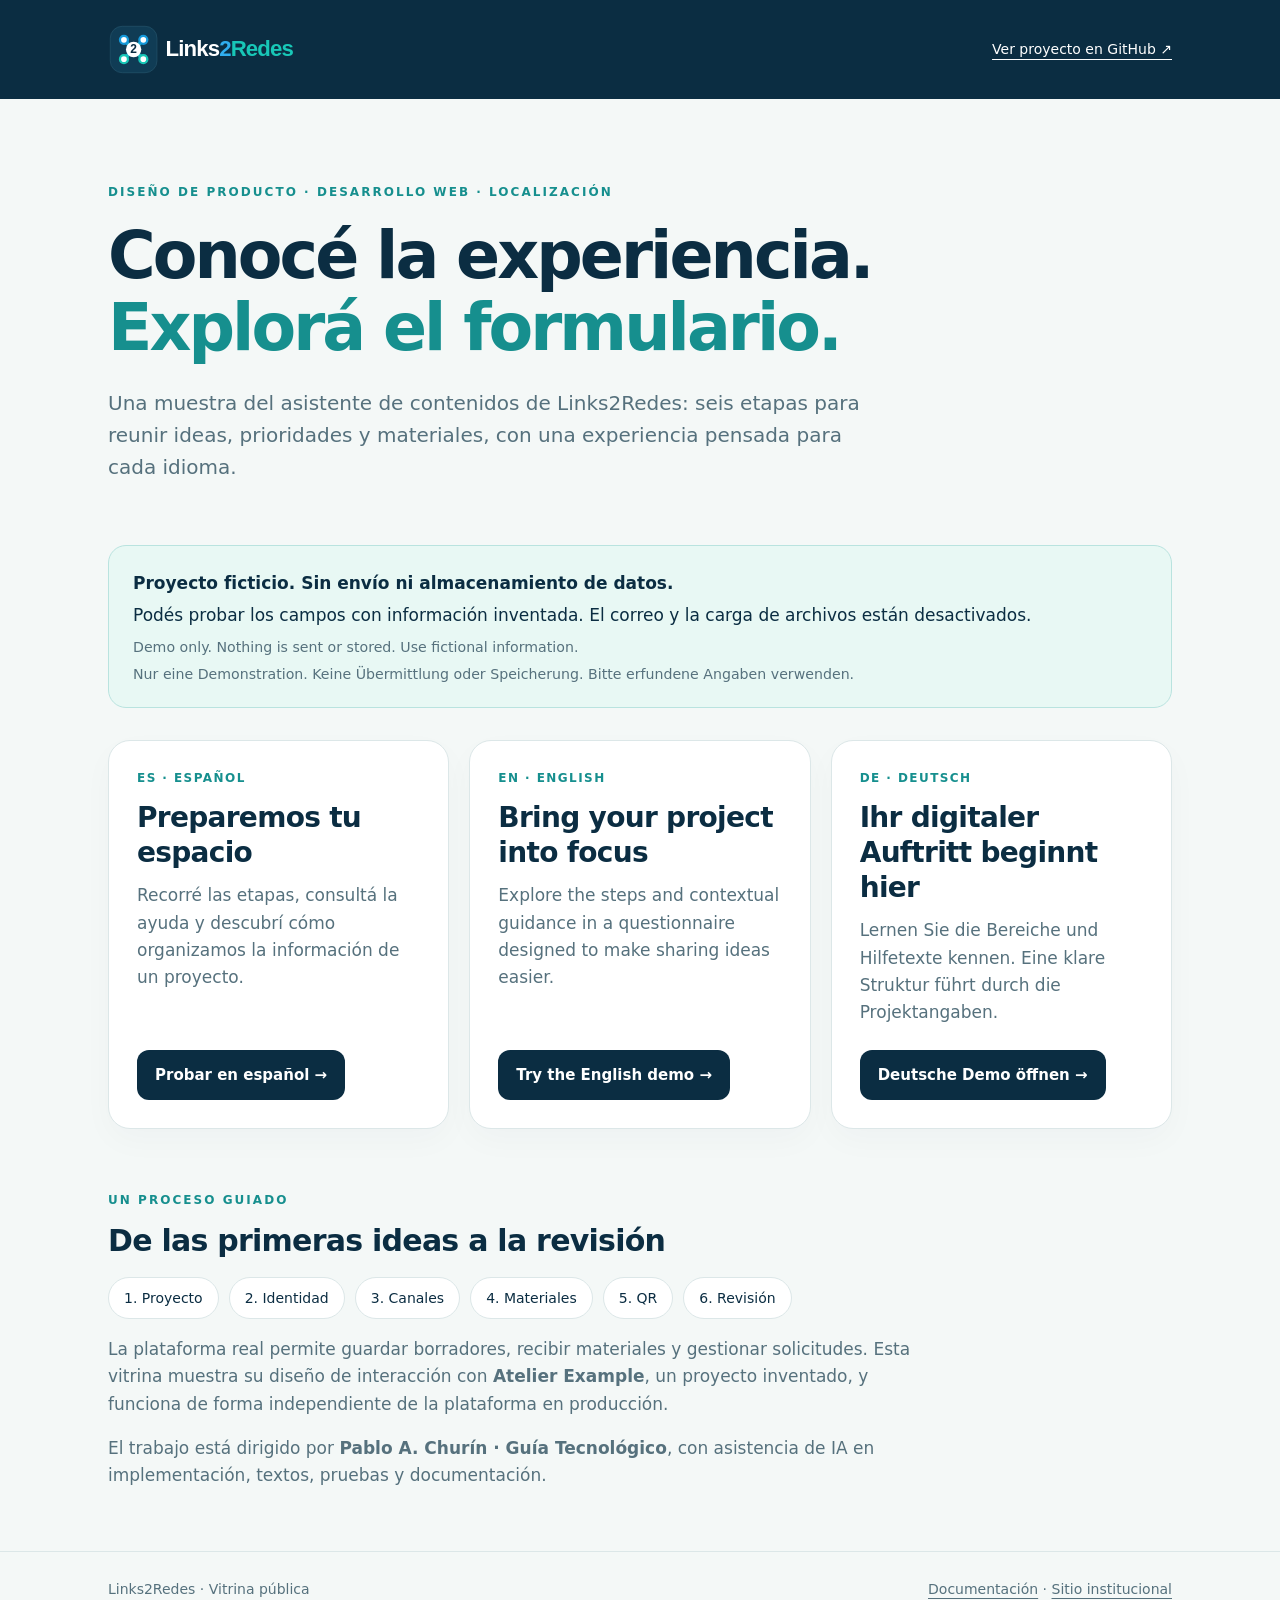
<file: index.html>
<!doctype html>
<html lang="es">
<head>
  <meta charset="utf-8">
  <meta name="viewport" content="width=device-width,initial-scale=1">
  <meta http-equiv="Content-Security-Policy" content="default-src 'self'; style-src 'self' 'unsafe-inline'; img-src 'self' data:; connect-src 'none'; form-action 'none'; object-src 'none'; base-uri 'none'">
  <meta name="description" content="Conocé el asistente de contenidos de Links2Redes: una demostración ficticia en español, inglés y alemán, sin envío ni almacenamiento de datos.">
  <meta name="theme-color" content="#0b2d42">
  <title>Links2Redes · Probar la demostración</title>
  <link rel="icon" href="demo/assets/favicon.svg" type="image/svg+xml">
  <style>
    :root{color-scheme:light;--navy:#0b2d42;--teal:#168f8e;--muted:#56717d;--line:#dce7e8}
    *{box-sizing:border-box}body{margin:0;background:#f4f8f7;color:var(--navy);font:17px/1.6 system-ui,-apple-system,Segoe UI,sans-serif}a{color:inherit}a:focus-visible{outline:3px solid #e97460;outline-offset:5px}header{background:var(--navy);color:#fff}header .wrap{padding-top:24px;padding-bottom:24px;display:flex;justify-content:space-between;align-items:center;gap:24px}.brand{width:205px;max-width:45vw}.wrap{max-width:1120px;padding:0 28px;margin:auto}.repo{font-size:14px;text-underline-offset:5px}.hero{padding:72px 0 42px;max-width:880px}.eyebrow{font-size:12px;letter-spacing:.17em;font-weight:800;color:var(--teal);text-transform:uppercase}h1{font-size:clamp(38px,6vw,65px);line-height:1.1;letter-spacing:-.045em;margin:18px 0 24px}h1 em{color:var(--teal);font-style:normal}.lead{max-width:780px;color:var(--muted);font-size:20px}.notice{border:1px solid #b9e3df;background:#e8f8f4;padding:20px 24px;border-radius:18px;margin:0 0 32px}.notice p{margin:4px 0}.notice small{color:var(--muted)}.languages{display:grid;grid-template-columns:repeat(3,minmax(0,1fr));gap:20px}.card{background:#fff;border:1px solid var(--line);border-radius:22px;padding:28px;display:flex;flex-direction:column;align-items:flex-start;box-shadow:0 12px 32px #0b2d4207}.card .tag{font-size:12px;font-weight:800;letter-spacing:.12em;color:var(--teal)}h2{font-size:28px;letter-spacing:-.025em;line-height:1.25;margin:12px 0}.card p{margin:0 0 24px;color:var(--muted);flex:1}.button{display:inline-block;border-radius:12px;background:var(--navy);color:#fff;text-decoration:none;font-size:15px;font-weight:750;padding:13px 18px}.section{margin:62px 0}.section h2{font-size:30px}.steps{display:flex;flex-wrap:wrap;gap:10px;padding:0;list-style:none}.steps li{border:1px solid var(--line);background:#fff;border-radius:100px;padding:9px 15px;font-size:14px}.detail{max-width:820px;color:var(--muted)}footer{border-top:1px solid var(--line);padding:26px 0 36px;color:var(--muted);font-size:14px}footer .wrap{display:flex;justify-content:space-between;flex-wrap:wrap;gap:12px}footer a{text-underline-offset:4px}@media(max-width:760px){.languages{grid-template-columns:1fr}.hero{padding-top:42px}.wrap{padding-left:20px;padding-right:20px}.card{padding:25px}.lead{font-size:18px}header .wrap{gap:14px}.repo{font-size:12px}}
  </style>
</head>
<body>
  <header><div class="wrap"><img class="brand" src="demo/assets/logo-links2redes-light.svg" alt="Links2Redes"><a class="repo" href="https://github.com/pacarg/links2redes">Ver proyecto en GitHub ↗</a></div></header>
  <main class="wrap">
    <section class="hero"><p class="eyebrow">Diseño de producto · Desarrollo web · Localización</p><h1>Conocé la experiencia.<br><em>Explorá el formulario.</em></h1><p class="lead">Una muestra del asistente de contenidos de Links2Redes: seis etapas para reunir ideas, prioridades y materiales, con una experiencia pensada para cada idioma.</p></section>
    <aside class="notice" aria-label="Alcance de la demostración"><p><strong>Proyecto ficticio. Sin envío ni almacenamiento de datos.</strong></p><p>Podés probar los campos con información inventada. El correo y la carga de archivos están desactivados.</p><small lang="en">Demo only. Nothing is sent or stored. Use fictional information.</small><br><small lang="de">Nur eine Demonstration. Keine Übermittlung oder Speicherung. Bitte erfundene Angaben verwenden.</small></aside>
    <section class="languages" aria-label="Elegir idioma de la demostración">
      <article class="card" lang="es"><span class="tag">ES · ESPAÑOL</span><h2>Preparemos tu espacio</h2><p>Recorré las etapas, consultá la ayuda y descubrí cómo organizamos la información de un proyecto.</p><a class="button" href="demo/es.html">Probar en español →</a></article>
      <article class="card" lang="en"><span class="tag">EN · ENGLISH</span><h2>Bring your project into focus</h2><p>Explore the steps and contextual guidance in a questionnaire designed to make sharing ideas easier.</p><a class="button" href="demo/en.html">Try the English demo →</a></article>
      <article class="card" lang="de"><span class="tag">DE · DEUTSCH</span><h2>Ihr digitaler Auftritt beginnt hier</h2><p>Lernen Sie die Bereiche und Hilfetexte kennen. Eine klare Struktur führt durch die Projektangaben.</p><a class="button" href="demo/de.html">Deutsche Demo öffnen →</a></article>
    </section>
    <section class="section"><p class="eyebrow">Un proceso guiado</p><h2>De las primeras ideas a la revisión</h2><ol class="steps"><li>1. Proyecto</li><li>2. Identidad</li><li>3. Canales</li><li>4. Materiales</li><li>5. QR</li><li>6. Revisión</li></ol><p class="detail">La plataforma real permite guardar borradores, recibir materiales y gestionar solicitudes. Esta vitrina muestra su diseño de interacción con <strong>Atelier Example</strong>, un proyecto inventado, y funciona de forma independiente de la plataforma en producción.</p><p class="detail">El trabajo está dirigido por <strong>Pablo A. Churín · Guía Tecnológico</strong>, con asistencia de IA en implementación, textos, pruebas y documentación.</p></section>
  </main>
  <footer><div class="wrap"><span>Links2Redes · Vitrina pública</span><span><a href="https://github.com/pacarg/links2redes#readme">Documentación</a> · <a href="https://links2redes.com/">Sitio institucional</a></span></div></footer>
</body>
</html>
</file>
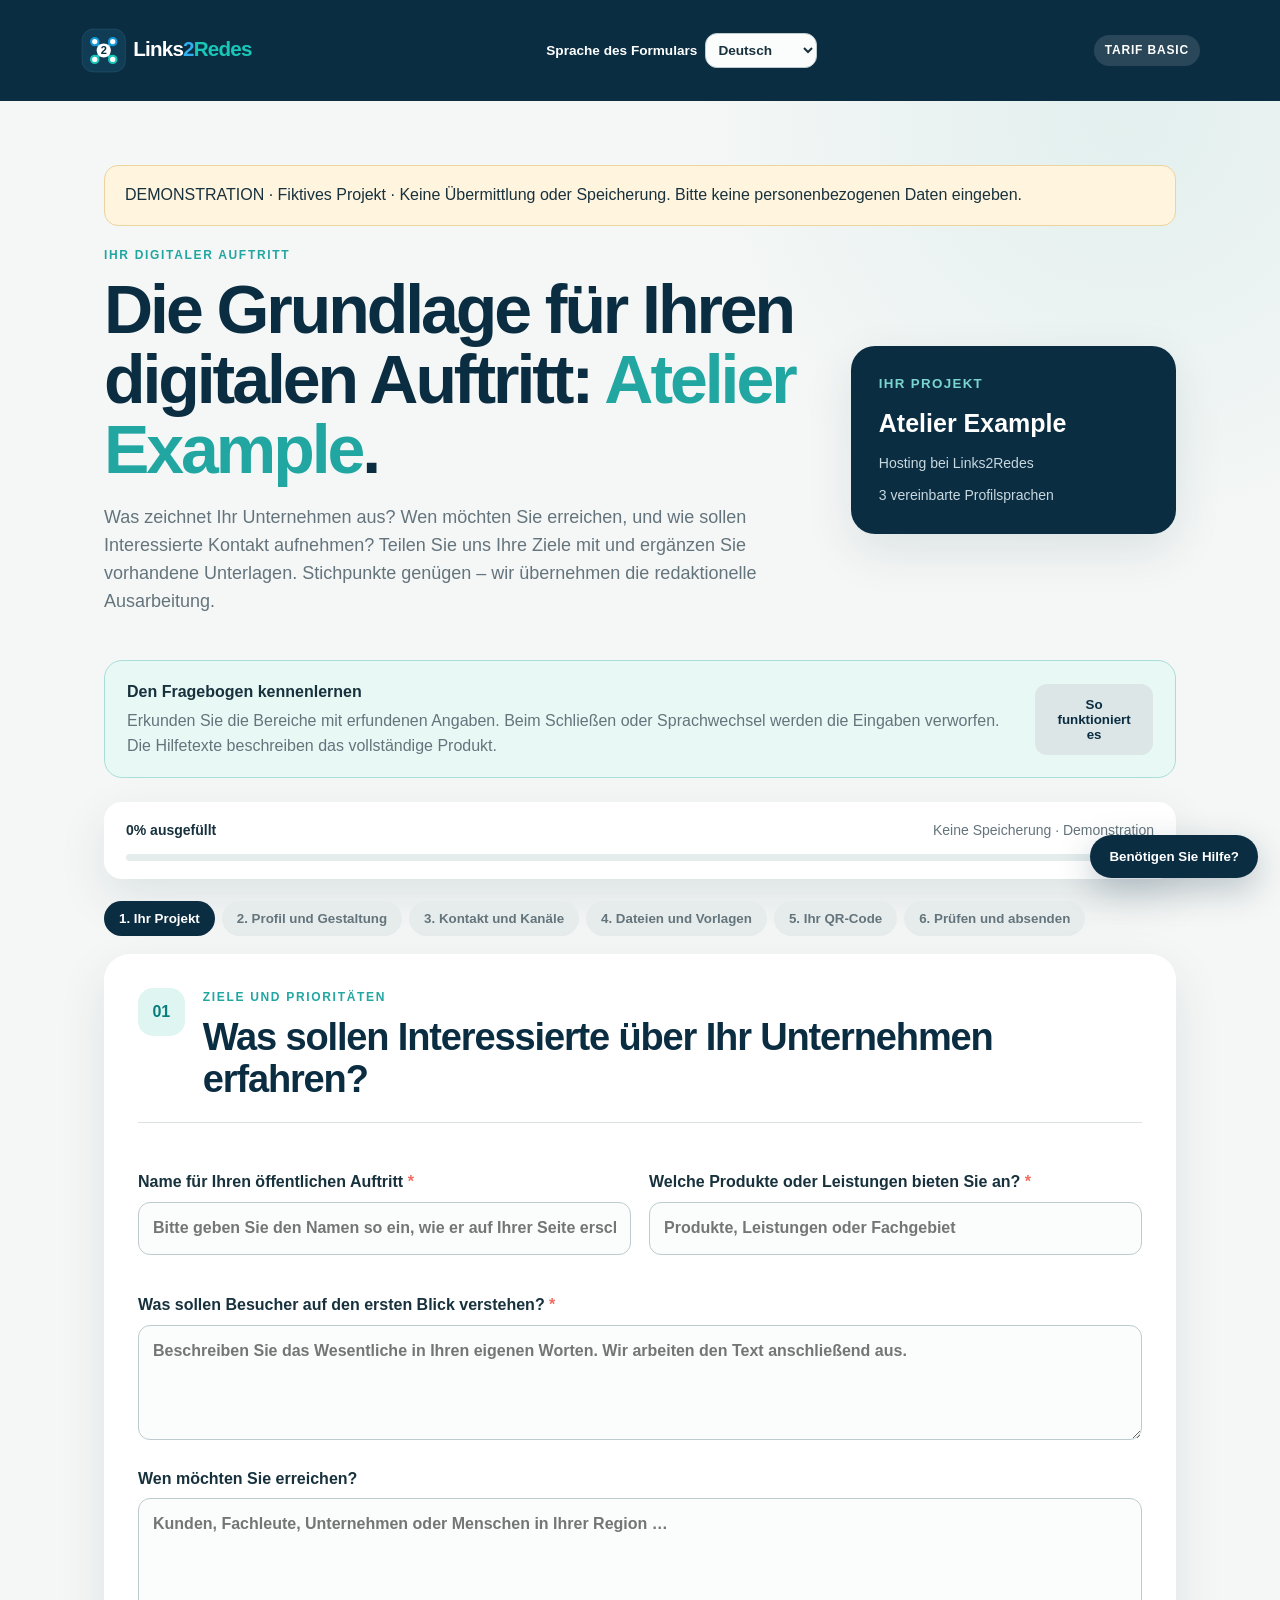
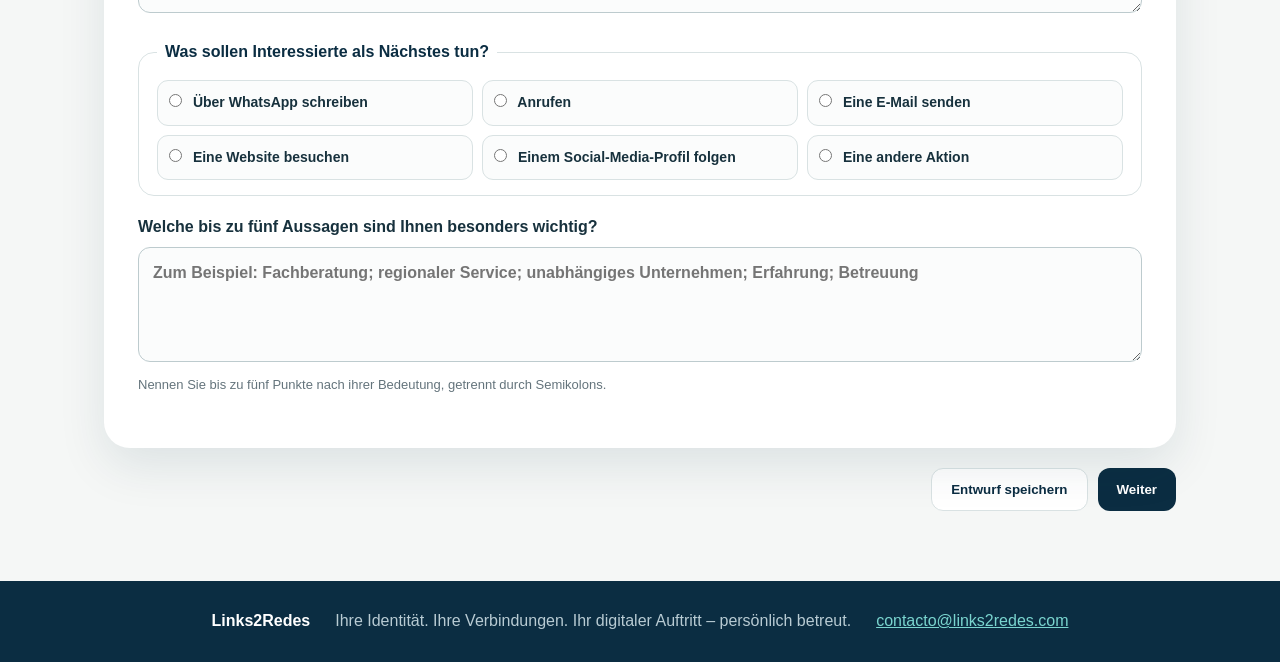
<file: demo/de.html>
<!doctype html>

<html lang="de">

<head><meta http-equiv="Content-Security-Policy" content="default-src 'self'; script-src 'self' 'unsafe-inline'; style-src 'self' 'unsafe-inline'; img-src 'self' data:; connect-src 'none'; form-action 'none'; object-src 'none'; base-uri 'none'">

  <meta charset="utf-8">

  <meta name="viewport" content="width=device-width,initial-scale=1">

  <meta name="robots" content="noindex,nofollow,noarchive">

  <meta name="theme-color" content="#0b2d42">

  <title>Ihr Projektfragebogen für Atelier Example | Links2Redes</title>

<link rel="icon" href="assets/favicon.svg" type="image/svg+xml">

<link rel="stylesheet" href="assets/styles.css?v=20261020-4">

</head>

<body>

<header class="topbar"><a href="../index.html" aria-label="Links2Redes"><img class="brand-logo brand-logo-topbar" src="assets/logo-links2redes-light.svg" alt="Links2Redes"></a><label class="locale-switch"><span>Sprache des Formulars</span><select id="formLanguage" aria-label="Sprache des Formulars"><option value="es" >Español</option><option value="en" >English</option><option value="de" selected>Deutsch</option></select></label><div class="status-pill">Tarif BASIC</div></header>

<main><div class="notice">DEMONSTRATION · Fiktives Projekt · Keine Übermittlung oder Speicherung. Bitte keine personenbezogenen Daten eingeben.</div>

  <section class="hero">

    <div><p class="eyebrow">IHR DIGITALER AUFTRITT</p><h1>Die Grundlage für Ihren digitalen Auftritt: <em>Atelier Example</em>.</h1><p>Was zeichnet Ihr Unternehmen aus? Wen möchten Sie erreichen, und wie sollen Interessierte Kontakt aufnehmen? Teilen Sie uns Ihre Ziele mit und ergänzen Sie vorhandene Unterlagen. Stichpunkte genügen – wir übernehmen die redaktionelle Ausarbeitung.</p></div>

    <aside class="project-card"><small>IHR PROJEKT</small><strong>Atelier Example</strong><span>Hosting bei Links2Redes</span><span>3 vereinbarte Profilsprachen</span></aside>

  </section>

  <section class="start-guide" aria-label="So füllen Sie das Formular aus"><div><strong>Den Fragebogen kennenlernen</strong><p>Erkunden Sie die Bereiche mit erfundenen Angaben. Beim Schließen oder Sprachwechsel werden die Eingaben verworfen. Die Hilfetexte beschreiben das vollständige Produkt.</p></div><button type="button" class="button secondary" data-open-help="general">So funktioniert es</button></section>

    <div class="progress-wrap"><div><strong id="progressLabel">0% ausgefüllt</strong><span id="saveState">Ihr Formular wird geladen…</span></div><div class="progress"><i id="progressBar"></i></div></div>

  <nav class="steps-nav" aria-label="Bereiche"><button data-go="0">1. Ihr Projekt</button><button data-go="1">2. Profil und Gestaltung</button><button data-go="2">3. Kontakt und Kanäle</button><button data-go="3">4. Dateien und Vorlagen</button><button data-go="4">5. Ihr QR-Code</button><button data-go="5">6. Prüfen und absenden</button></nav>



  <form id="intakeForm" novalidate >

    <section class="form-step active" data-step="0">

      <header><span>01</span><div><p>ZIELE UND PRIORITÄTEN</p><h2>Was sollen Interessierte über Ihr Unternehmen erfahren?</h2></div></header>

      <div class="grid two">

        <label>Name für Ihren öffentlichen Auftritt <b>*</b><input name="public_name" required autocomplete="organization" placeholder="Bitte geben Sie den Namen so ein, wie er auf Ihrer Seite erscheinen soll."></label>

        <label>Welche Produkte oder Leistungen bieten Sie an? <b>*</b><input name="activity" required placeholder="Produkte, Leistungen oder Fachgebiet"></label>

      </div>

      <label>Was sollen Besucher auf den ersten Blick verstehen? <b>*</b><textarea name="primary_goal" required placeholder="Beschreiben Sie das Wesentliche in Ihren eigenen Worten. Wir arbeiten den Text anschließend aus."></textarea></label>

      <label>Wen möchten Sie erreichen?<textarea name="audience" placeholder="Kunden, Fachleute, Unternehmen oder Menschen in Ihrer Region …"></textarea></label>

      <fieldset><legend>Was sollen Interessierte als Nächstes tun?</legend><div class="choice-grid"><label><input type="radio" name="main_action" value="whatsapp"> Über WhatsApp schreiben</label><label><input type="radio" name="main_action" value="call"> Anrufen</label><label><input type="radio" name="main_action" value="email"> Eine E-Mail senden</label><label><input type="radio" name="main_action" value="website"> Eine Website besuchen</label><label><input type="radio" name="main_action" value="social"> Einem Social-Media-Profil folgen</label><label><input type="radio" name="main_action" value="other"> Eine andere Aktion</label></div></fieldset>

      <label>Welche bis zu fünf Aussagen sind Ihnen besonders wichtig?<textarea name="key_messages" placeholder="Zum Beispiel: Fachberatung; regionaler Service; unabhängiges Unternehmen; Erfahrung; Betreuung"></textarea><small>Nennen Sie bis zu fünf Punkte nach ihrer Bedeutung, getrennt durch Semikolons.</small></label>

          </section>



    <section class="form-step" data-step="1">

      <header><span>02</span><div><p>PROFIL UND GESTALTUNG</p><h2>Wie soll Ihr Unternehmen wahrgenommen werden?</h2></div></header>

      <label>Beschreiben Sie Ihr Unternehmen<textarea name="short_bio" placeholder="Sie können einen vorhandenen Text einfügen oder Stichpunkte notieren."></textarea></label>

      <div class="grid two"><label>Welche Eigenschaften soll die Seite vermitteln?<textarea name="desired_feel" placeholder="Persönlich, präzise, praxisnah, innovativ …"></textarea></label><label>Was möchten Sie ausdrücklich vermeiden?<textarea name="avoid_feel" placeholder="Stile, Formulierungen oder Assoziationen, die nicht zu Ihrem Unternehmen passen."></textarea></label></div>

      <label>Farben, Schriften und Gestaltungsvorgaben<input name="brand_notes" placeholder="Farbwerte, Schriften, Richtlinien oder Beispiellinks"></label>

      <div class="upload-box" data-field="logo" tabindex="0"><div class="upload-icon" aria-hidden="true">L2R</div><h3>Aktuelles Logo</h3><p>Laden Sie Ihr aktuelles Logo hoch. Kennzeichnen Sie ältere Versionen, die ersetzt werden sollen.</p><input type="file" accept=".jpg,.jpeg,.png,.webp,.pdf"><select class="permission"><option value="public">Darf veröffentlicht werden</option><option value="reference">Nur als Vorlage – nicht veröffentlichen</option><option value="private">Vertraulich – nicht veröffentlichen</option></select><button type="button" class="upload-btn">Datei auswählen</button><div class="file-list"></div></div>

      <label>Veraltete Inhalte und Gestaltungselemente<textarea name="obsolete_assets" placeholder="Frühere Logos, Jubiläumsmotive, alte Telefonnummern oder nicht mehr gültige Aussagen."></textarea></label>

    </section>



    <section class="form-step" data-step="2">

      <header><span>03</span><div><p>KONTAKT UND KANÄLE</p><h2>Wie sollen Interessierte Sie erreichen?</h2></div></header>

      <label>Bevorzugter Kontaktweg <b>*</b><select name="primary_contact" required><option value="">Bitte auswählen</option><option value="WhatsApp Business">WhatsApp Business</option><option value="WhatsApp personal">Privates WhatsApp</option><option value="Teléfono">Telefonnummer</option><option value="Correo electrónico">E-Mail</option><option value="Formulario o sistema externo">Externes Formular oder System</option></select></label>

      <div class="grid two"><label>WhatsApp<input name="whatsapp" inputmode="tel" placeholder="Bitte mit internationaler Vorwahl angeben."></label><label>Telefonnummer<input name="phone" inputmode="tel" placeholder="Bitte mit internationaler Vorwahl angeben."></label><label>Öffentlich angezeigte E-Mail-Adresse<input name="public_email" type="email"></label><label>Website<input name="website" type="url" placeholder="https://"></label></div>

      <label>Social-Media-Profile und weitere Links<textarea name="social_links" placeholder="Ein Link pro Zeile. Kennzeichnen Sie die wichtigsten."></textarea></label>

      <label>Angaben für die digitale Kontaktkarte <button type="button" class="inline-help" data-open-help="vcard" aria-label="Hilfe zur digitalen Kontaktkarte">?</button><textarea name="vcard_data" placeholder="Geben Sie nur Name, Funktion und Kontaktdaten an, die Besucher speichern können sollen."></textarea></label>

      <label>Kontaktdaten, die nicht veröffentlicht werden dürfen<textarea name="private_or_old_contact"></textarea></label>

      <fieldset><legend>Sprachen Ihres Profils</legend><p class="field-help">Vereinbart sind: es, en, de. Zusätzliche Sprachwünsche stimmen wir vor der Umsetzung mit Ihnen ab.</p><div class="choice-grid"><label><input type="checkbox" name="requested_languages[]" value="es"> Spanisch</label><label><input type="checkbox" name="requested_languages[]" value="en"> Englisch</label><label><input type="checkbox" name="requested_languages[]" value="de"> Deutsch</label><label><input type="checkbox" name="requested_languages[]" value="pt"> Portugiesisch</label></div><label>Weitere Sprachen oder Anmerkungen<input name="language_notes"></label></fieldset>

    </section>



    <section class="form-step" data-step="3">

      <header><span>04</span><div><p>DATEIEN UND VORLAGEN</p><h2>Welche Materialien sollen wir verwenden?</h2></div></header>

      <div class="upload-box" data-field="hero_image" tabindex="0"><div class="upload-icon" aria-hidden="true">01</div><h3>Hauptbild <button type="button" class="inline-help" data-open-help="permissions" aria-label="Hilfe zu Dateifreigaben">?</button></h3><p>Wählen Sie ein Bild, das Ihr Unternehmen besonders gut repräsentiert. Ziehen Sie es hierher oder wählen Sie eine Datei aus.</p><input type="file" accept=".jpg,.jpeg,.png,.webp"><select class="permission"><option value="public">Darf veröffentlicht werden</option><option value="reference">Nur als Vorlage – nicht veröffentlichen</option><option value="private">Vertraulich – nicht veröffentlichen</option></select><button type="button" class="upload-btn">Datei auswählen</button><div class="file-list"></div></div>

      <div class="upload-box" data-field="supporting_media" tabindex="0"><div class="upload-icon" aria-hidden="true">+</div><h3>Weitere Bilder, Dokumente und Videos</h3><p>Laden Sie Dateien einzeln hoch und legen Sie jeweils den erlaubten Verwendungszweck fest.</p><input type="file" accept=".jpg,.jpeg,.png,.webp,.pdf,.docx,.txt,.mp4,.webm"><select class="permission"><option value="public">Darf veröffentlicht werden</option><option value="reference" selected>Nur als Vorlage – nicht veröffentlichen</option><option value="private">Vertraulich – nicht veröffentlichen</option></select><button type="button" class="upload-btn">Datei auswählen</button><div class="file-list"></div></div>

      <label>Wie sollen wir die Materialien einsetzen?<textarea name="media_notes" placeholder="Zum Beispiel: Teamfoto zuerst zeigen; PDF nur als Hintergrundinformation verwenden; dieses Video hervorheben."></textarea></label>

      <label>Links zu extern gespeicherten Dateien oder Videos<textarea name="external_media_links" placeholder="YouTube, Vimeo, Drive, Dropbox oder ein anderer Speicherort"></textarea></label>

          </section>



    <section class="form-step" data-step="4">

      <header><span>05</span><div><p>GESTALTUNG DURCH LINKS2REDES</p><h2>Ein QR-Code, der zu Ihrem Auftritt passt</h2></div></header>

      <div class="qr-intro"><div class="qr-motif" aria-hidden="true"></div><div><h3>Wir gestalten Ihren QR-Code</h3><p>Teilen Sie uns den geplanten Einsatz mit, damit wir Format, Größe und Gestaltung berücksichtigen können. Über einen messbaren Link fließen Aufrufe in die Statistiken Ihres Services ein.</p></div></div>

      <label>Wo möchten Sie den QR-Code einsetzen?<textarea name="qr_uses" placeholder="Visitenkarten, Broschüren, Messestände, Schaufenster oder digitale Beiträge …"></textarea></label>

      <label>Wohin soll der QR-Code führen?<select name="qr_destination"><option value="profile">Zu meinem Links2Redes-Profil</option><option value="specific">Zu einem bestimmten Bereich oder einer Aktion</option><option value="pending">Ich wünsche eine Empfehlung</option></select></label>

      <label>Gestaltungswünsche und praktische Anforderungen<textarea name="qr_visual_notes" placeholder="Farben, heller oder dunkler Hintergrund, Druckverwendung, vorgesehene Größe …"></textarea></label>

      <fieldset><legend>Welche Einsatzorte möchten Sie in der Statistik unterscheiden können? <button type="button" class="inline-help" data-open-help="tracking" aria-label="Hilfe zu messbaren Einsatzorten">?</button></legend><div class="choice-grid"><label><input type="checkbox" name="tracking_sources[]" value="card"> Visitenkarte</label><label><input type="checkbox" name="tracking_sources[]" value="store"> Geschäft oder Empfang</label><label><input type="checkbox" name="tracking_sources[]" value="event"> Veranstaltung oder Kongress</label><label><input type="checkbox" name="tracking_sources[]" value="flyer"> Broschüre</label><label><input type="checkbox" name="tracking_sources[]" value="social"> Digitaler Beitrag</label></div></fieldset>

    </section>



    <section class="form-step" data-step="5">

      <header><span>06</span><div><p>ABSCHLIESSENDE PRÜFUNG</p><h2>Prüfen Sie Ihre Angaben</h2></div></header>

      <div id="summary" class="summary"></div>

      <label class="consent"><input type="checkbox" name="rights_confirmed" value="1" required> Ich bestätige, dass ich diese Materialien Links2Redes zur Verfügung stellen darf und angegeben habe, welche veröffentlicht werden dürfen. <b>*</b></label>

      <label class="consent"><input type="checkbox" name="privacy_confirmed" value="1" required> Ich habe verstanden, dass diese Angaben zur Vorbereitung und Betreuung des vereinbarten Services verwendet werden. <b>*</b></label>

      <label>Möchten Sie uns noch etwas mitteilen?<textarea name="final_notes" placeholder="Ergänzen Sie Hinweise, die wir vor Beginn berücksichtigen sollen."></textarea></label>

      <div class="notice">Mit dem Absenden ändern Sie den vereinbarten Leistungsumfang nicht. Zusätzliche Funktionen, Sprachen oder Arbeiten stimmen wir vor der Umsetzung mit Ihnen ab.</div>

    </section>

    <footer class="form-actions"><button type="button" id="prevBtn" class="button secondary">Zurück</button><button type="button" id="saveBtn" class="button ghost">Entwurf speichern</button><button type="button" id="nextBtn" class="button primary">Weiter</button><button type="button" id="submitBtn" class="button primary hidden">Angaben absenden</button></footer>

  </form>

</main>

<button type="button" id="helpButton" class="help-fab" aria-haspopup="dialog">Benötigen Sie Hilfe?</button>

<div id="helpOverlay" class="help-overlay" hidden></div>

<aside id="helpDrawer" class="help-drawer" role="dialog" aria-modal="true" aria-labelledby="helpTitle" hidden>

  <header><div><small>HILFE ZU DIESEM BEREICH</small><h2 id="helpTitle">Hilfe zu diesem Bereich</h2></div><button type="button" id="helpClose" aria-label="Hilfe schließen">×</button></header>

  <div id="helpBody" class="help-body"></div>

  <footer><a href="ayuda/de.html" target="_blank" rel="noopener">Vollständige Anleitung öffnen ↗</a></footer>

</aside>

<footer class="page-footer"><strong>Links2Redes</strong><span>Ihre Identität. Ihre Verbindungen. Ihr digitaler Auftritt – persönlich betreut.</span><a href="mailto:contacto@links2redes.com">contacto@links2redes.com</a></footer>

<script>window.L2R_DEMO = {"locale": "de", "answers": {}, "locked": false};</script>

<script src="assets/i18n.js?v=local09"></script>

<script src="assets/help-es.js"></script><script src="assets/demo.js"></script></body></html>
</file>
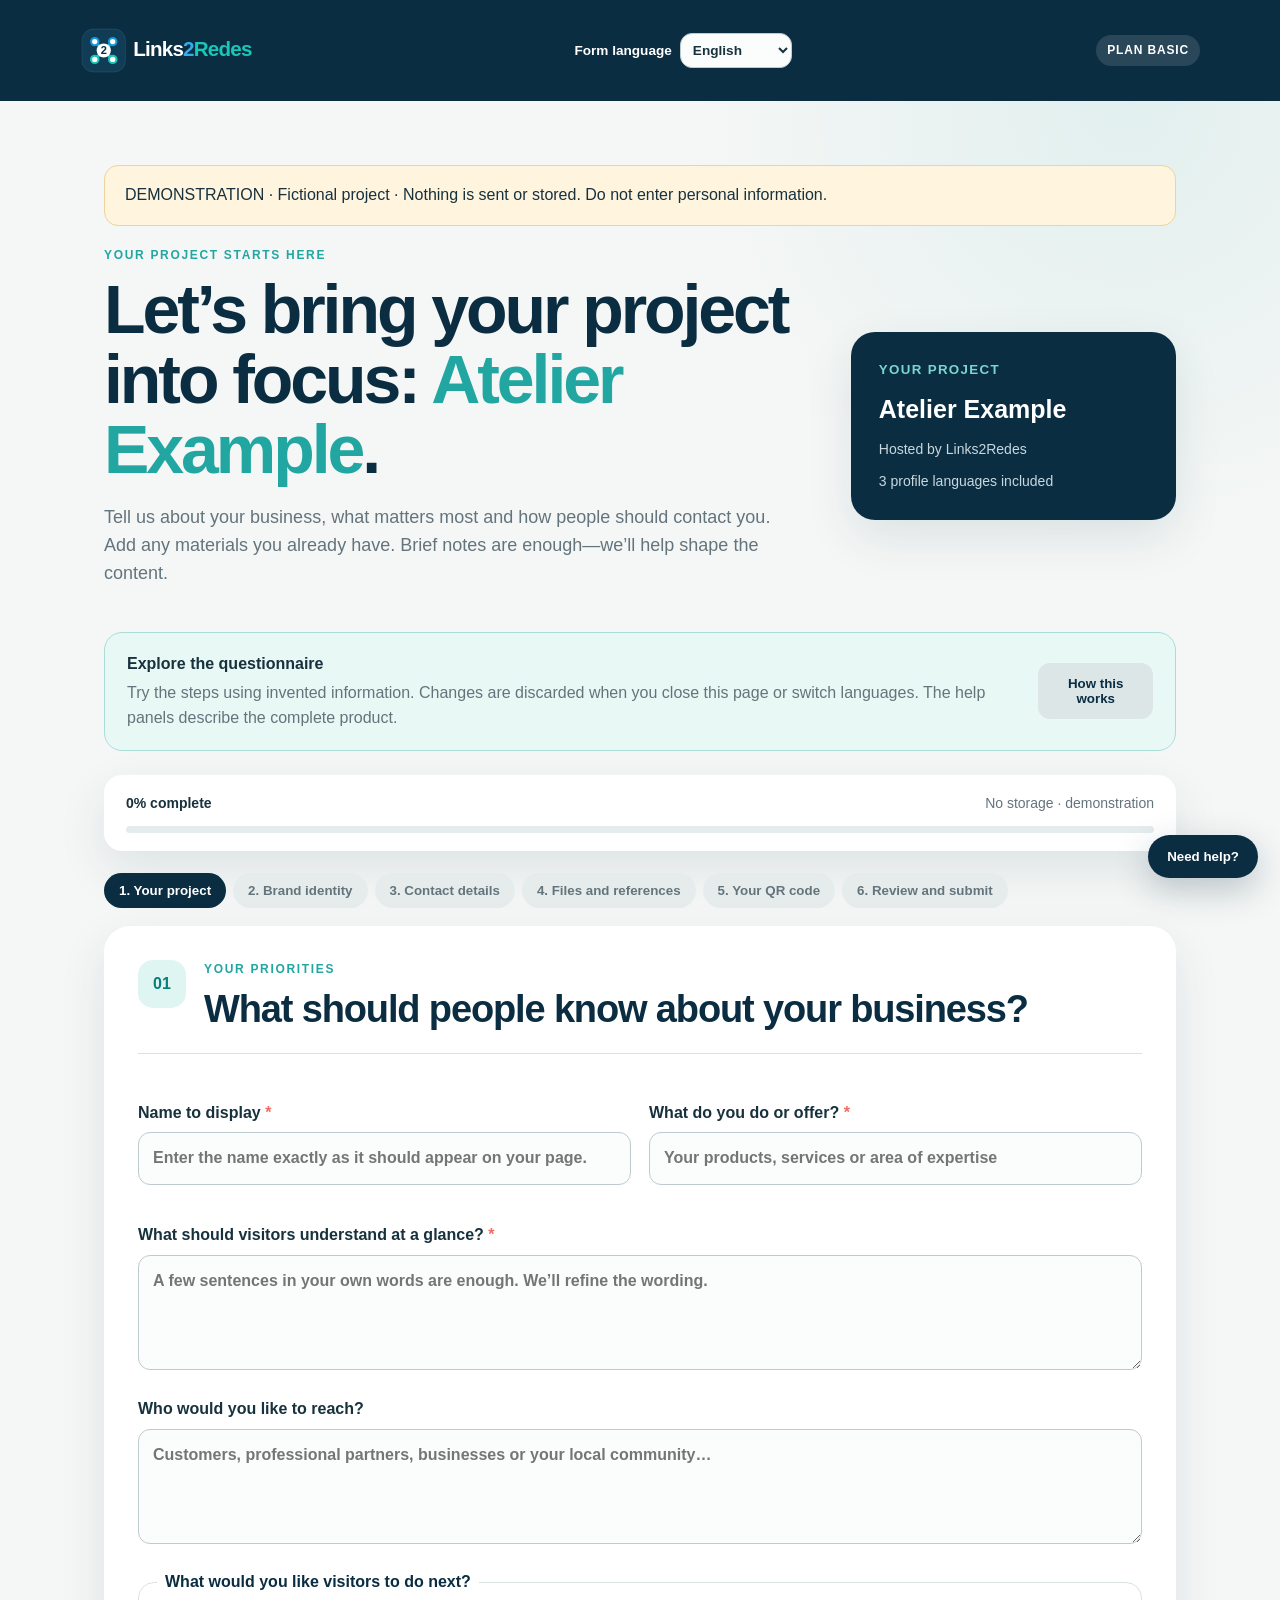
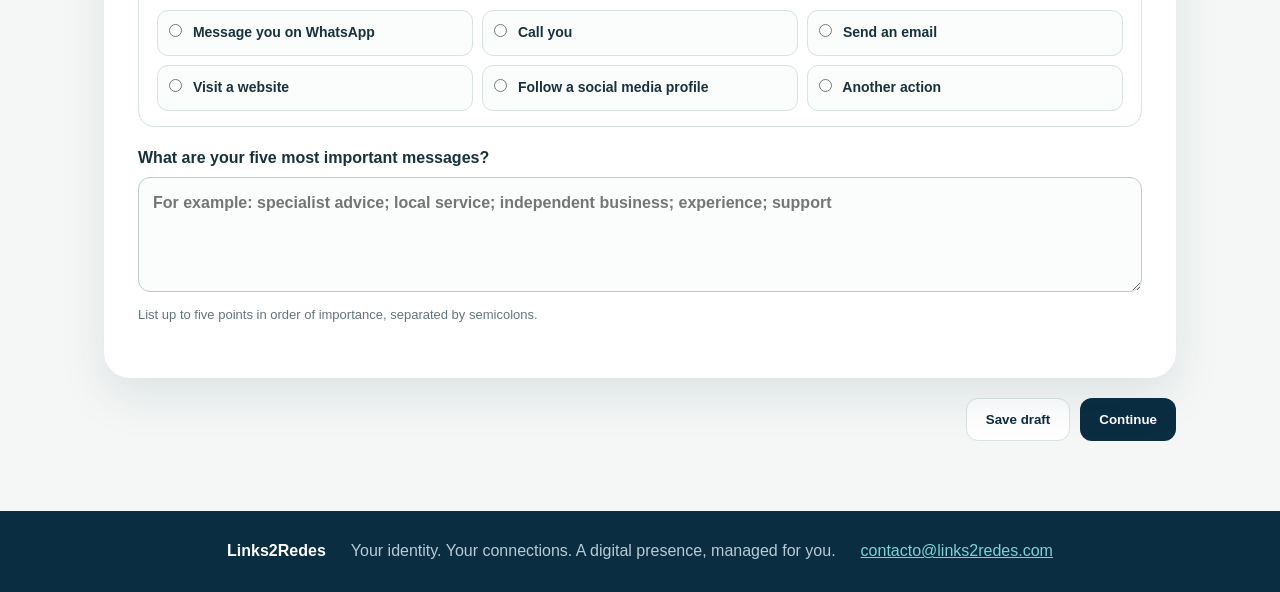
<file: demo/en.html>
<!doctype html>

<html lang="en">

<head><meta http-equiv="Content-Security-Policy" content="default-src 'self'; script-src 'self' 'unsafe-inline'; style-src 'self' 'unsafe-inline'; img-src 'self' data:; connect-src 'none'; form-action 'none'; object-src 'none'; base-uri 'none'">

  <meta charset="utf-8">

  <meta name="viewport" content="width=device-width,initial-scale=1">

  <meta name="robots" content="noindex,nofollow,noarchive">

  <meta name="theme-color" content="#0b2d42">

  <title>Your project questionnaire for Atelier Example | Links2Redes</title>

<link rel="icon" href="assets/favicon.svg" type="image/svg+xml">

<link rel="stylesheet" href="assets/styles.css?v=20261020-4">

</head>

<body>

<header class="topbar"><a href="../index.html" aria-label="Links2Redes"><img class="brand-logo brand-logo-topbar" src="assets/logo-links2redes-light.svg" alt="Links2Redes"></a><label class="locale-switch"><span>Form language</span><select id="formLanguage" aria-label="Form language"><option value="es" >Español</option><option value="en" selected>English</option><option value="de" >Deutsch</option></select></label><div class="status-pill">Plan BASIC</div></header>

<main><div class="notice">DEMONSTRATION · Fictional project · Nothing is sent or stored. Do not enter personal information.</div>

  <section class="hero">

    <div><p class="eyebrow">YOUR PROJECT STARTS HERE</p><h1>Let’s bring your project into focus: <em>Atelier Example</em>.</h1><p>Tell us about your business, what matters most and how people should contact you. Add any materials you already have. Brief notes are enough—we’ll help shape the content.</p></div>

    <aside class="project-card"><small>YOUR PROJECT</small><strong>Atelier Example</strong><span>Hosted by Links2Redes</span><span>3 profile languages included</span></aside>

  </section>

  <section class="start-guide" aria-label="How to complete this form"><div><strong>Explore the questionnaire</strong><p>Try the steps using invented information. Changes are discarded when you close this page or switch languages. The help panels describe the complete product.</p></div><button type="button" class="button secondary" data-open-help="general">How this works</button></section>

    <div class="progress-wrap"><div><strong id="progressLabel">0% complete</strong><span id="saveState">Loading your form…</span></div><div class="progress"><i id="progressBar"></i></div></div>

  <nav class="steps-nav" aria-label="Sections"><button data-go="0">1. Your project</button><button data-go="1">2. Brand identity</button><button data-go="2">3. Contact details</button><button data-go="3">4. Files and references</button><button data-go="4">5. Your QR code</button><button data-go="5">6. Review and submit</button></nav>



  <form id="intakeForm" novalidate >

    <section class="form-step active" data-step="0">

      <header><span>01</span><div><p>YOUR PRIORITIES</p><h2>What should people know about your business?</h2></div></header>

      <div class="grid two">

        <label>Name to display <b>*</b><input name="public_name" required autocomplete="organization" placeholder="Enter the name exactly as it should appear on your page."></label>

        <label>What do you do or offer? <b>*</b><input name="activity" required placeholder="Your products, services or area of expertise"></label>

      </div>

      <label>What should visitors understand at a glance? <b>*</b><textarea name="primary_goal" required placeholder="A few sentences in your own words are enough. We’ll refine the wording."></textarea></label>

      <label>Who would you like to reach?<textarea name="audience" placeholder="Customers, professional partners, businesses or your local community…"></textarea></label>

      <fieldset><legend>What would you like visitors to do next?</legend><div class="choice-grid"><label><input type="radio" name="main_action" value="whatsapp"> Message you on WhatsApp</label><label><input type="radio" name="main_action" value="call"> Call you</label><label><input type="radio" name="main_action" value="email"> Send an email</label><label><input type="radio" name="main_action" value="website"> Visit a website</label><label><input type="radio" name="main_action" value="social"> Follow a social media profile</label><label><input type="radio" name="main_action" value="other"> Another action</label></div></fieldset>

      <label>What are your five most important messages?<textarea name="key_messages" placeholder="For example: specialist advice; local service; independent business; experience; support"></textarea><small>List up to five points in order of importance, separated by semicolons.</small></label>

          </section>



    <section class="form-step" data-step="1">

      <header><span>02</span><div><p>YOUR BRAND</p><h2>How should your business come across?</h2></div></header>

      <label>Tell us about your business<textarea name="short_bio" placeholder="Paste an existing introduction or share a few notes."></textarea></label>

      <div class="grid two"><label>What qualities should the page convey?<textarea name="desired_feel" placeholder="Approachable, precise, practical, innovative…"></textarea></label><label>What should we avoid?<textarea name="avoid_feel" placeholder="Styles, wording or associations that do not fit your business."></textarea></label></div>

      <label>Brand colours, fonts and visual references<input name="brand_notes" placeholder="Colour values, fonts, guidelines or example links"></label>

      <div class="upload-box" data-field="logo" tabindex="0"><div class="upload-icon" aria-hidden="true">L2R</div><h3>Current logo</h3><p>Upload the logo you currently use. Let us know if older versions should be replaced.</p><input type="file" accept=".jpg,.jpeg,.png,.webp,.pdf"><select class="permission"><option value="public">May be published</option><option value="reference">For reference only — do not publish</option><option value="private">Private — do not publish</option></select><button type="button" class="upload-btn">Choose a file</button><div class="file-list"></div></div>

      <label>Outdated branding or materials<textarea name="obsolete_assets" placeholder="Old logos, anniversary graphics, phone numbers or messages that should no longer appear."></textarea></label>

    </section>



    <section class="form-step" data-step="2">

      <header><span>03</span><div><p>CONTACT AND LINKS</p><h2>How should people reach you?</h2></div></header>

      <label>Preferred contact channel <b>*</b><select name="primary_contact" required><option value="">Choose an option</option><option value="WhatsApp Business">WhatsApp Business</option><option value="WhatsApp personal">Personal WhatsApp</option><option value="Teléfono">Phone number</option><option value="Correo electrónico">Email</option><option value="Formulario o sistema externo">External form or service</option></select></label>

      <div class="grid two"><label>WhatsApp<input name="whatsapp" inputmode="tel" placeholder="Include the country code."></label><label>Phone number<input name="phone" inputmode="tel" placeholder="Include the country code."></label><label>Email address to display<input name="public_email" type="email"></label><label>Website<input name="website" type="url" placeholder="https://"></label></div>

      <label>Social media profiles and other links<textarea name="social_links" placeholder="One link per line. Tell us which are most important."></textarea></label>

      <label>Details for your downloadable contact card <button type="button" class="inline-help" data-open-help="vcard" aria-label="About contact cards">?</button><textarea name="vcard_data" placeholder="Include only the name, role and contact details you want visitors to save."></textarea></label>

      <label>Contact details we must not publish<textarea name="private_or_old_contact"></textarea></label>

      <fieldset><legend>Languages for your page</legend><p class="field-help">Included in your agreement: es, en, de. We’ll discuss any additional language requests before starting the work.</p><div class="choice-grid"><label><input type="checkbox" name="requested_languages[]" value="es"> Spanish</label><label><input type="checkbox" name="requested_languages[]" value="en"> English</label><label><input type="checkbox" name="requested_languages[]" value="de"> German</label><label><input type="checkbox" name="requested_languages[]" value="pt"> Portuguese</label></div><label>Other languages or comments<input name="language_notes"></label></fieldset>

    </section>



    <section class="form-step" data-step="3">

      <header><span>04</span><div><p>FILES AND REFERENCES</p><h2>Share the materials we should work with</h2></div></header>

      <div class="upload-box" data-field="hero_image" tabindex="0"><div class="upload-icon" aria-hidden="true">01</div><h3>Main image <button type="button" class="inline-help" data-open-help="permissions" aria-label="About publication permissions">?</button></h3><p>Choose the image that best represents your business. Drag it here or choose a file.</p><input type="file" accept=".jpg,.jpeg,.png,.webp"><select class="permission"><option value="public">May be published</option><option value="reference">For reference only — do not publish</option><option value="private">Private — do not publish</option></select><button type="button" class="upload-btn">Choose a file</button><div class="file-list"></div></div>

      <div class="upload-box" data-field="supporting_media" tabindex="0"><div class="upload-icon" aria-hidden="true">+</div><h3>Additional images, documents and videos</h3><p>Upload files individually and select how each file may be used.</p><input type="file" accept=".jpg,.jpeg,.png,.webp,.pdf,.docx,.txt,.mp4,.webm"><select class="permission"><option value="public">May be published</option><option value="reference" selected>For reference only — do not publish</option><option value="private">Private — do not publish</option></select><button type="button" class="upload-btn">Choose a file</button><div class="file-list"></div></div>

      <label>How should we use these materials?<textarea name="media_notes" placeholder="For example: lead with the team photo; use the PDF for reference only; feature this video."></textarea></label>

      <label>Links to externally hosted files or videos<textarea name="external_media_links" placeholder="YouTube, Vimeo, Drive, Dropbox or another location"></textarea></label>

          </section>



    <section class="form-step" data-step="4">

      <header><span>05</span><div><p>DESIGNED BY LINKS2REDES</p><h2>A QR code that fits your brand</h2></div></header>

      <div class="qr-intro"><div class="qr-motif" aria-hidden="true"></div><div><h3>We’ll create your QR code</h3><p>Tell us where you plan to use it so we can take the format, size and design into account. A trackable link allows visits through the code to be included in your service statistics.</p></div></div>

      <label>Where will you use the QR code?<textarea name="qr_uses" placeholder="Business cards, brochures, exhibition stands, shop displays or digital posts…"></textarea></label>

      <label>Where should the QR code take people?<select name="qr_destination"><option value="profile">My Links2Redes page</option><option value="specific">A specific section or action</option><option value="pending">I’d like your advice</option></select></label>

      <label>Design preferences and practical requirements<textarea name="qr_visual_notes" placeholder="Colours, light or dark background, print use, intended size…"></textarea></label>

      <fieldset><legend>Which placements would you like to distinguish in your statistics? <button type="button" class="inline-help" data-open-help="tracking" aria-label="About tracking placements">?</button></legend><div class="choice-grid"><label><input type="checkbox" name="tracking_sources[]" value="card"> Business card</label><label><input type="checkbox" name="tracking_sources[]" value="store"> Shop or counter</label><label><input type="checkbox" name="tracking_sources[]" value="event"> Event or conference</label><label><input type="checkbox" name="tracking_sources[]" value="flyer"> Brochure</label><label><input type="checkbox" name="tracking_sources[]" value="social"> Digital post</label></div></fieldset>

    </section>



    <section class="form-step" data-step="5">

      <header><span>06</span><div><p>FINAL CHECK</p><h2>Review your information</h2></div></header>

      <div id="summary" class="summary"></div>

      <label class="consent"><input type="checkbox" name="rights_confirmed" value="1" required> I confirm that I may provide these materials to Links2Redes and have indicated which may be published. <b>*</b></label>

      <label class="consent"><input type="checkbox" name="privacy_confirmed" value="1" required> I understand that this information will be used to prepare and maintain the service I have agreed with Links2Redes. <b>*</b></label>

      <label>Anything else we should know?<textarea name="final_notes" placeholder="Add any clarification we should read before starting."></textarea></label>

      <div class="notice">Submitting this form does not change your agreed plan. We’ll discuss and confirm any additional features, languages or work before proceeding.</div>

    </section>

    <footer class="form-actions"><button type="button" id="prevBtn" class="button secondary">Back</button><button type="button" id="saveBtn" class="button ghost">Save draft</button><button type="button" id="nextBtn" class="button primary">Continue</button><button type="button" id="submitBtn" class="button primary hidden">Submit your information</button></footer>

  </form>

</main>

<button type="button" id="helpButton" class="help-fab" aria-haspopup="dialog">Need help?</button>

<div id="helpOverlay" class="help-overlay" hidden></div>

<aside id="helpDrawer" class="help-drawer" role="dialog" aria-modal="true" aria-labelledby="helpTitle" hidden>

  <header><div><small>HELP WITH THIS SECTION</small><h2 id="helpTitle">Help with this section</h2></div><button type="button" id="helpClose" aria-label="Close help">×</button></header>

  <div id="helpBody" class="help-body"></div>

  <footer><a href="ayuda/en.html" target="_blank" rel="noopener">Open the full guide ↗</a></footer>

</aside>

<footer class="page-footer"><strong>Links2Redes</strong><span>Your identity. Your connections. A digital presence, managed for you.</span><a href="mailto:contacto@links2redes.com">contacto@links2redes.com</a></footer>

<script>window.L2R_DEMO = {"locale": "en", "answers": {}, "locked": false};</script>

<script src="assets/i18n.js?v=local09"></script>

<script src="assets/help-es.js"></script><script src="assets/demo.js"></script></body></html>
</file>
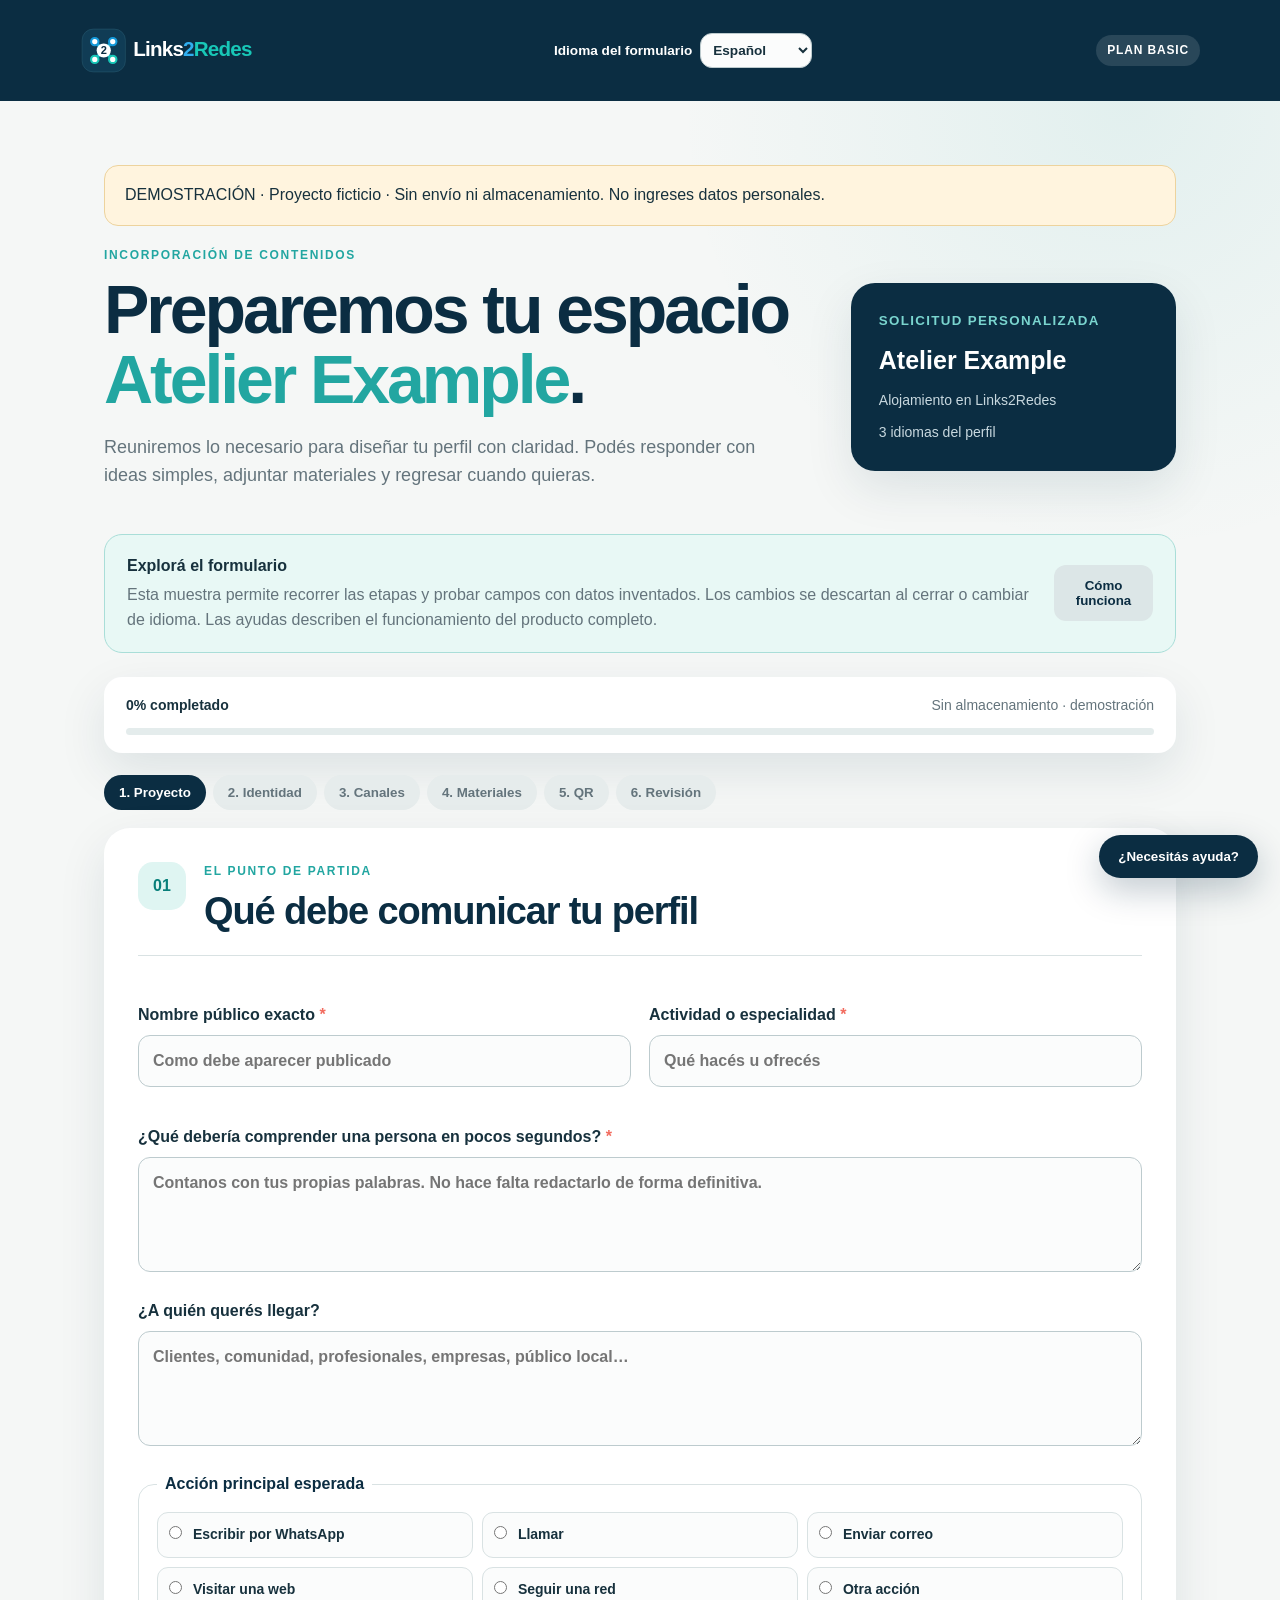
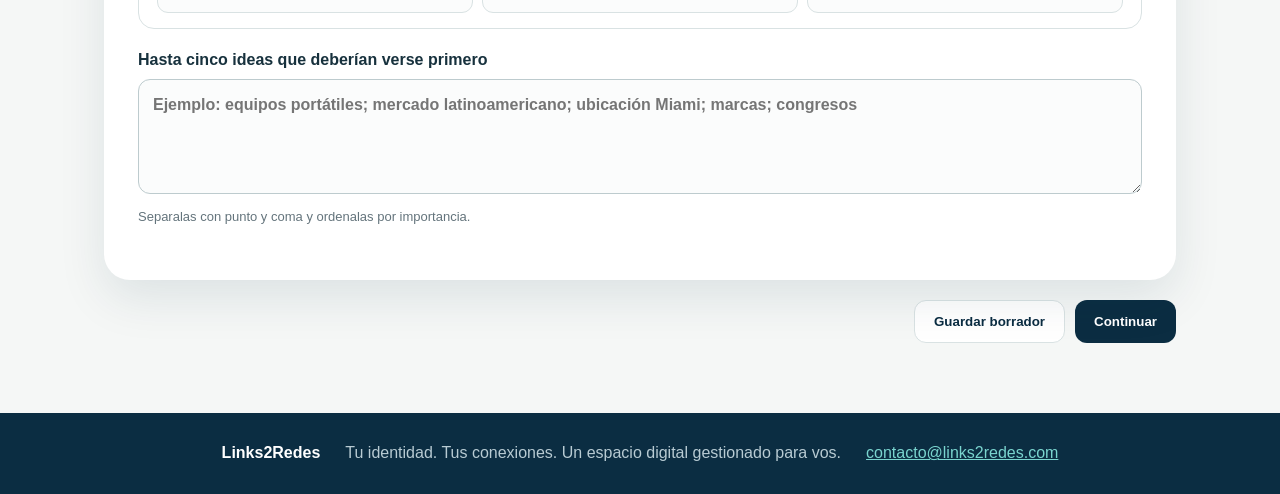
<file: demo/es.html>
<!doctype html>

<html lang="es">

<head><meta http-equiv="Content-Security-Policy" content="default-src 'self'; script-src 'self' 'unsafe-inline'; style-src 'self' 'unsafe-inline'; img-src 'self' data:; connect-src 'none'; form-action 'none'; object-src 'none'; base-uri 'none'">

  <meta charset="utf-8">

  <meta name="viewport" content="width=device-width,initial-scale=1">

  <meta name="robots" content="noindex,nofollow,noarchive">

  <meta name="theme-color" content="#0b2d42">

  <title>Preparemos Atelier Example | Links2Redes</title>

<link rel="icon" href="assets/favicon.svg" type="image/svg+xml">

<link rel="stylesheet" href="assets/styles.css?v=20261020-4">

</head>

<body>

<header class="topbar"><a href="../index.html" aria-label="Links2Redes"><img class="brand-logo brand-logo-topbar" src="assets/logo-links2redes-light.svg" alt="Links2Redes"></a><label class="locale-switch"><span>Idioma del formulario</span><select id="formLanguage" aria-label="Idioma del formulario"><option value="es" selected>Español</option><option value="en" >English</option><option value="de" >Deutsch</option></select></label><div class="status-pill">Plan BASIC</div></header>

<main><div class="notice">DEMOSTRACIÓN · Proyecto ficticio · Sin envío ni almacenamiento. No ingreses datos personales.</div>

  <section class="hero">

    <div><p class="eyebrow">INCORPORACIÓN DE CONTENIDOS</p><h1>Preparemos tu espacio <em>Atelier Example</em>.</h1><p>Reuniremos lo necesario para diseñar tu perfil con claridad. Podés responder con ideas simples, adjuntar materiales y regresar cuando quieras.</p></div>

    <aside class="project-card"><small>SOLICITUD PERSONALIZADA</small><strong>Atelier Example</strong><span>Alojamiento en Links2Redes</span><span>3 idiomas del perfil</span></aside>

  </section>

  <section class="start-guide" aria-label="Cómo completar el formulario"><div><strong>Explorá el formulario</strong><p>Esta muestra permite recorrer las etapas y probar campos con datos inventados. Los cambios se descartan al cerrar o cambiar de idioma. Las ayudas describen el funcionamiento del producto completo.</p></div><button type="button" class="button secondary" data-open-help="general">Cómo funciona</button></section>

    <div class="progress-wrap"><div><strong id="progressLabel">0% completado</strong><span id="saveState">Preparando el formulario…</span></div><div class="progress"><i id="progressBar"></i></div></div>

  <nav class="steps-nav" aria-label="Etapas"><button data-go="0">1. Proyecto</button><button data-go="1">2. Identidad</button><button data-go="2">3. Canales</button><button data-go="3">4. Materiales</button><button data-go="4">5. QR</button><button data-go="5">6. Revisión</button></nav>



  <form id="intakeForm" novalidate >

    <section class="form-step active" data-step="0">

      <header><span>01</span><div><p>EL PUNTO DE PARTIDA</p><h2>Qué debe comunicar tu perfil</h2></div></header>

      <div class="grid two">

        <label>Nombre público exacto <b>*</b><input name="public_name" required autocomplete="organization" placeholder="Como debe aparecer publicado"></label>

        <label>Actividad o especialidad <b>*</b><input name="activity" required placeholder="Qué hacés u ofrecés"></label>

      </div>

      <label>¿Qué debería comprender una persona en pocos segundos? <b>*</b><textarea name="primary_goal" required placeholder="Contanos con tus propias palabras. No hace falta redactarlo de forma definitiva."></textarea></label>

      <label>¿A quién querés llegar?<textarea name="audience" placeholder="Clientes, comunidad, profesionales, empresas, público local…"></textarea></label>

      <fieldset><legend>Acción principal esperada</legend><div class="choice-grid"><label><input type="radio" name="main_action" value="whatsapp"> Escribir por WhatsApp</label><label><input type="radio" name="main_action" value="call"> Llamar</label><label><input type="radio" name="main_action" value="email"> Enviar correo</label><label><input type="radio" name="main_action" value="website"> Visitar una web</label><label><input type="radio" name="main_action" value="social"> Seguir una red</label><label><input type="radio" name="main_action" value="other"> Otra acción</label></div></fieldset>

      <label>Hasta cinco ideas que deberían verse primero<textarea name="key_messages" placeholder="Ejemplo: equipos portátiles; mercado latinoamericano; ubicación Miami; marcas; congresos"></textarea><small>Separalas con punto y coma y ordenalas por importancia.</small></label>

          </section>



    <section class="form-step" data-step="1">

      <header><span>02</span><div><p>ADN VISUAL Y VERBAL</p><h2>Cómo debe sentirse y reconocerse</h2></div></header>

      <label>Descripción breve actual<textarea name="short_bio" placeholder="Podés pegar un texto existente o escribir ideas en bruto."></textarea></label>

      <div class="grid two"><label>Sensaciones que debería transmitir<textarea name="desired_feel" placeholder="Cercanía, precisión, naturaleza, innovación…"></textarea></label><label>Qué no debería transmitir<textarea name="avoid_feel" placeholder="Estilos, palabras o asociaciones que querés evitar."></textarea></label></div>

      <label>Colores o referencias visuales conocidas<input name="brand_notes" placeholder="Códigos, nombres de colores, tipografías o enlaces"></label>

      <div class="upload-box" data-field="logo" tabindex="0"><div class="upload-icon" aria-hidden="true">L2R</div><h3>Logo vigente</h3><p>Arrastrá el archivo aquí o seleccionalo. Si existe una versión antigua, indicalo en las observaciones.</p><input type="file" accept=".jpg,.jpeg,.png,.webp,.pdf"><select class="permission"><option value="public">Puede publicarse</option><option value="reference">Solo como referencia</option><option value="private">Material privado</option></select><button type="button" class="upload-btn">Elegir archivo</button><div class="file-list"></div></div>

      <label>Materiales o identidades que ya no deben utilizarse<textarea name="obsolete_assets" placeholder="Logos anteriores, aniversarios, colores, teléfonos o mensajes desactualizados."></textarea></label>

    </section>



    <section class="form-step" data-step="2">

      <header><span>03</span><div><p>ACCESOS Y CONTACTO</p><h2>Información vigente y priorizada</h2></div></header>

      <label>Canal principal de contacto <b>*</b><select name="primary_contact" required><option value="">Elegir</option><option value="WhatsApp Business">WhatsApp Business</option><option value="WhatsApp personal">WhatsApp personal</option><option value="Teléfono">Teléfono</option><option value="Correo electrónico">Correo electrónico</option><option value="Formulario o sistema externo">Formulario o sistema externo</option></select></label>

      <div class="grid two"><label>WhatsApp<input name="whatsapp" inputmode="tel" placeholder="Incluí código de país"></label><label>Teléfono<input name="phone" inputmode="tel" placeholder="Incluí código de país"></label><label>Correo público<input name="public_email" type="email"></label><label>Sitio web<input name="website" type="url" placeholder="https://"></label></div>

      <label>Redes sociales y enlaces<textarea name="social_links" placeholder="Una dirección por línea. Indicá cuáles son prioritarias."></textarea></label>

      <label>Datos que deben incluirse en la vCard <button type="button" class="inline-help" data-open-help="vcard" aria-label="Ayuda sobre vCard">?</button><textarea name="vcard_data" placeholder="Nombre, organización, cargo, teléfono, correo, web y dirección que la persona podrá guardar como contacto."></textarea></label>

      <label>Datos antiguos o privados que no debemos publicar<textarea name="private_or_old_contact"></textarea></label>

      <fieldset><legend>Idiomas</legend><p class="field-help">Incluidos: es, en, de. Los adicionales quedarán como solicitud para evaluar.</p><div class="choice-grid"><label><input type="checkbox" name="requested_languages[]" value="es"> Español</label><label><input type="checkbox" name="requested_languages[]" value="en"> Inglés</label><label><input type="checkbox" name="requested_languages[]" value="de"> Alemán</label><label><input type="checkbox" name="requested_languages[]" value="pt"> Portugués</label></div><label>Otro idioma o comentario<input name="language_notes"></label></fieldset>

    </section>



    <section class="form-step" data-step="3">

      <header><span>04</span><div><p>ARCHIVOS Y REFERENCIAS</p><h2>Qué podemos utilizar y con qué prioridad</h2></div></header>

      <div class="upload-box" data-field="hero_image" tabindex="0"><div class="upload-icon" aria-hidden="true">01</div><h3>Imagen principal o de encabezado <button type="button" class="inline-help" data-open-help="permissions" aria-label="Ayuda sobre permisos de archivos">?</button></h3><p>La fotografía o imagen que mejor representa el proyecto. Arrastrala aquí o seleccionala.</p><input type="file" accept=".jpg,.jpeg,.png,.webp"><select class="permission"><option value="public">Puede publicarse</option><option value="reference">Solo como referencia</option><option value="private">Material privado</option></select><button type="button" class="upload-btn">Elegir archivo</button><div class="file-list"></div></div>

      <div class="upload-box" data-field="supporting_media" tabindex="0"><div class="upload-icon" aria-hidden="true">+</div><h3>Otras imágenes, documentos o videos</h3><p>Podés arrastrarlos o subirlos de a uno y señalar si son publicables o solo referencias.</p><input type="file" accept=".jpg,.jpeg,.png,.webp,.pdf,.docx,.txt,.mp4,.webm"><select class="permission"><option value="public">Puede publicarse</option><option value="reference" selected>Solo como referencia</option><option value="private">Material privado</option></select><button type="button" class="upload-btn">Elegir archivo</button><div class="file-list"></div></div>

      <label>Prioridad y uso de los materiales<textarea name="media_notes" placeholder="Ejemplo: la foto grupal debe mostrarse primero; este PDF es solo informativo; este video debe destacarse."></textarea></label>

      <label>Enlaces a videos o archivos externos<textarea name="external_media_links" placeholder="YouTube, Vimeo, Drive, Dropbox u otra ubicación"></textarea></label>

          </section>



    <section class="form-step" data-step="4">

      <header><span>05</span><div><p>SERVICIO CREATIVO LINKS2REDES</p><h2>Tu QR, diseñado para acompañar tu identidad</h2></div></header>

      <div class="qr-intro"><div class="qr-motif" aria-hidden="true"></div><div><h3>No necesitás crear el código QR</h3><p>Links2Redes diseñará una pieza cuidada, legible y coherente con tu perfil. El QR utilizará una dirección medible para registrar accesos de forma compatible con las estadísticas del servicio.</p></div></div>

      <label>¿Dónde se utilizará?<textarea name="qr_uses" placeholder="Tarjetas personales, vidriera, folleto, congreso, stand, productos, redes…"></textarea></label>

      <label>Destino principal del QR<select name="qr_destination"><option value="profile">Perfil completo de Links2Redes</option><option value="specific">Una sección o acción específica</option><option value="pending">Quiero que me orienten</option></select></label>

      <label>Preferencias o restricciones visuales<textarea name="qr_visual_notes" placeholder="Colores, fondo claro u oscuro, uso impreso, tamaño previsto…"></textarea></label>

      <fieldset><legend>Canales que querés distinguir en estadísticas <button type="button" class="inline-help" data-open-help="tracking" aria-label="Ayuda sobre canales estadísticos">?</button></legend><div class="choice-grid"><label><input type="checkbox" name="tracking_sources[]" value="card"> Tarjeta personal</label><label><input type="checkbox" name="tracking_sources[]" value="store"> Local o mostrador</label><label><input type="checkbox" name="tracking_sources[]" value="event"> Evento o congreso</label><label><input type="checkbox" name="tracking_sources[]" value="flyer"> Folleto</label><label><input type="checkbox" name="tracking_sources[]" value="social"> Publicación digital</label></div></fieldset>

    </section>



    <section class="form-step" data-step="5">

      <header><span>06</span><div><p>CONTROL FINAL</p><h2>Revisá antes de enviar</h2></div></header>

      <div id="summary" class="summary"></div>

      <label class="consent"><input type="checkbox" name="rights_confirmed" value="1" required> Confirmo que puedo facilitar estos materiales a Links2Redes y que indiqué cuáles pueden publicarse. <b>*</b></label>

      <label class="consent"><input type="checkbox" name="privacy_confirmed" value="1" required> Comprendo que esta información será utilizada para preparar y mantener el servicio contratado. <b>*</b></label>

      <label>Comentario final<textarea name="final_notes" placeholder="Cualquier aclaración que debamos conocer antes de comenzar."></textarea></label>

      <div class="notice">Enviar el formulario no amplía automáticamente el plan contratado. Las funciones, idiomas o trabajos adicionales serán revisados y confirmados antes de realizarlos.</div>

    </section>

    <footer class="form-actions"><button type="button" id="prevBtn" class="button secondary">Anterior</button><button type="button" id="saveBtn" class="button ghost">Guardar borrador</button><button type="button" id="nextBtn" class="button primary">Continuar</button><button type="button" id="submitBtn" class="button primary hidden">Enviar a Links2Redes</button></footer>

  </form>

</main>

<button type="button" id="helpButton" class="help-fab" aria-haspopup="dialog">¿Necesitás ayuda?</button>

<div id="helpOverlay" class="help-overlay" hidden></div>

<aside id="helpDrawer" class="help-drawer" role="dialog" aria-modal="true" aria-labelledby="helpTitle" hidden>

  <header><div><small>AYUDA CONTEXTUAL</small><h2 id="helpTitle">Cómo completar esta etapa</h2></div><button type="button" id="helpClose" aria-label="Cerrar ayuda">×</button></header>

  <div id="helpBody" class="help-body"></div>

  <footer><a href="ayuda/es.html" target="_blank" rel="noopener">Abrir la guía completa ↗</a></footer>

</aside>

<footer class="page-footer"><strong>Links2Redes</strong><span>Tu identidad. Tus conexiones. Un espacio digital gestionado para vos.</span><a href="mailto:contacto@links2redes.com">contacto@links2redes.com</a></footer>

<script>window.L2R_DEMO = {"locale": "es", "answers": {}, "locked": false};</script>

<script src="assets/i18n.js?v=local09"></script>

<script src="assets/help-es.js"></script><script src="assets/demo.js"></script></body></html>
</file>
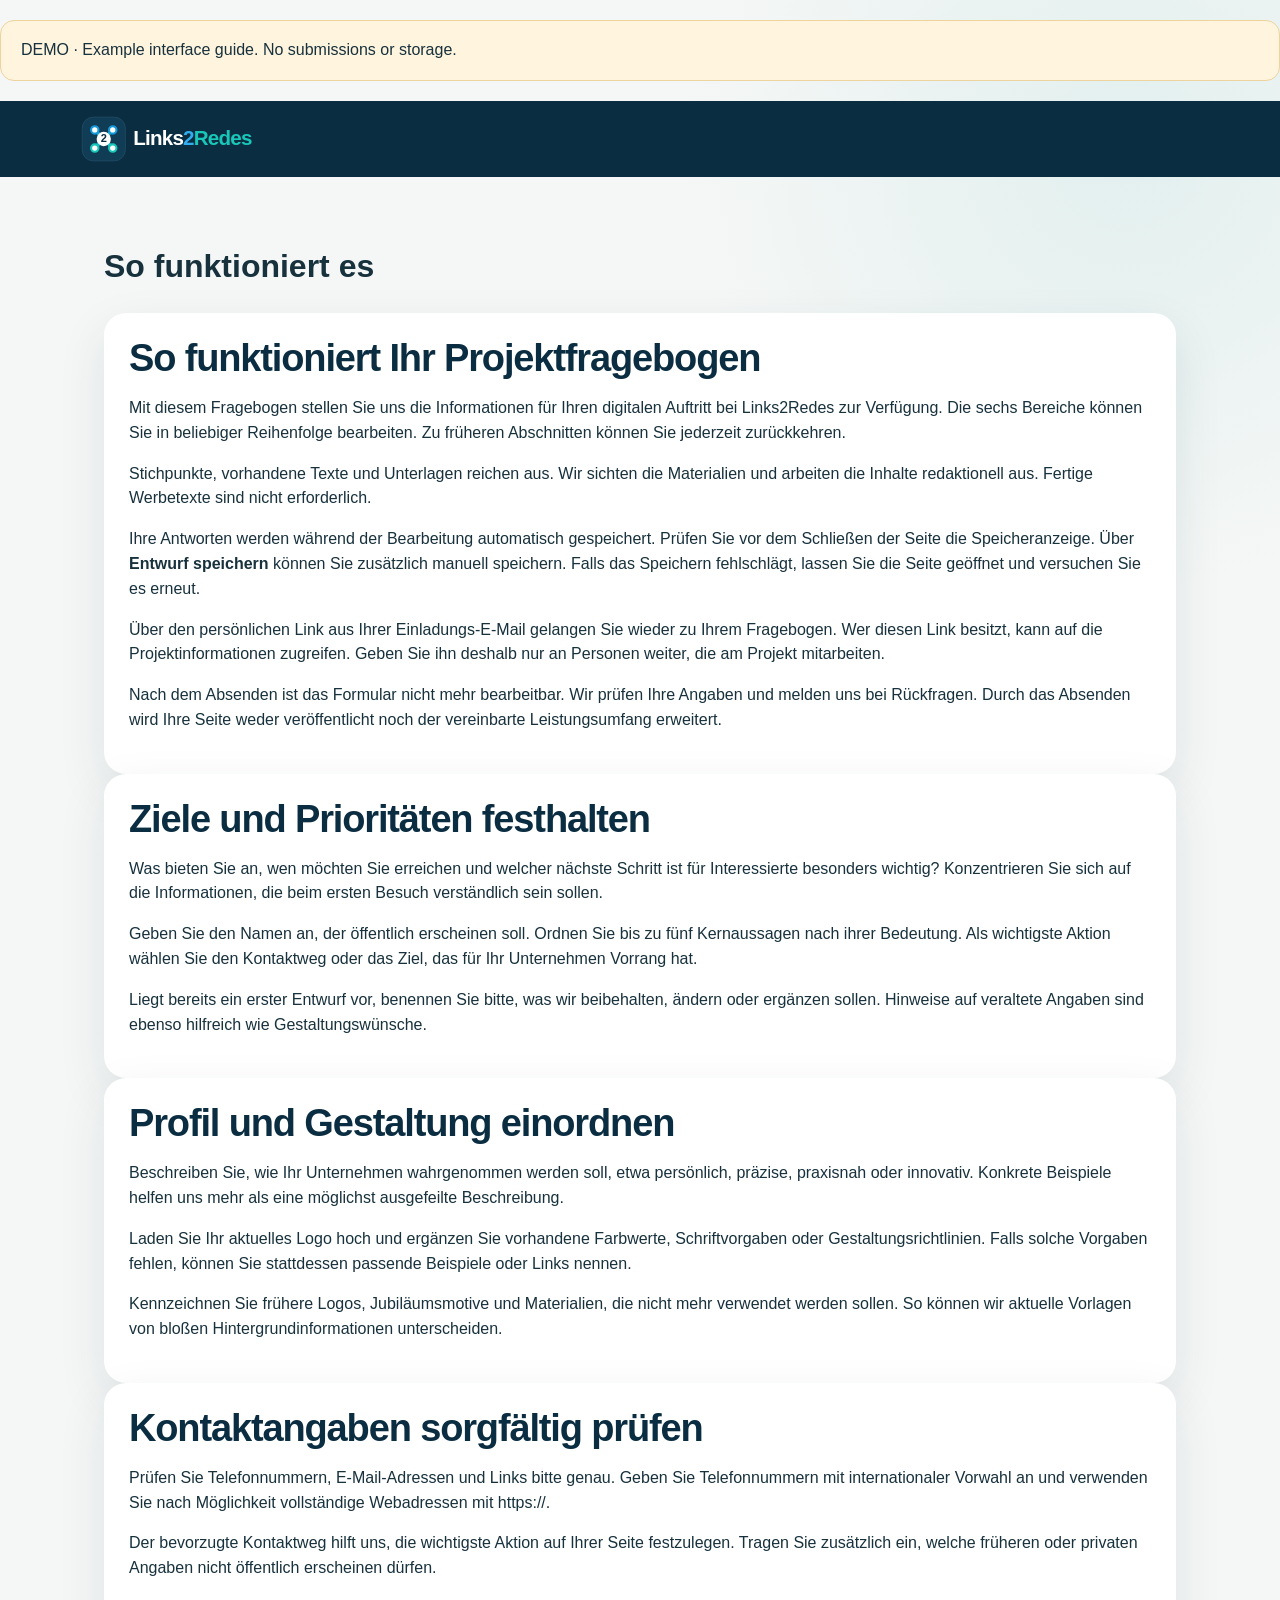
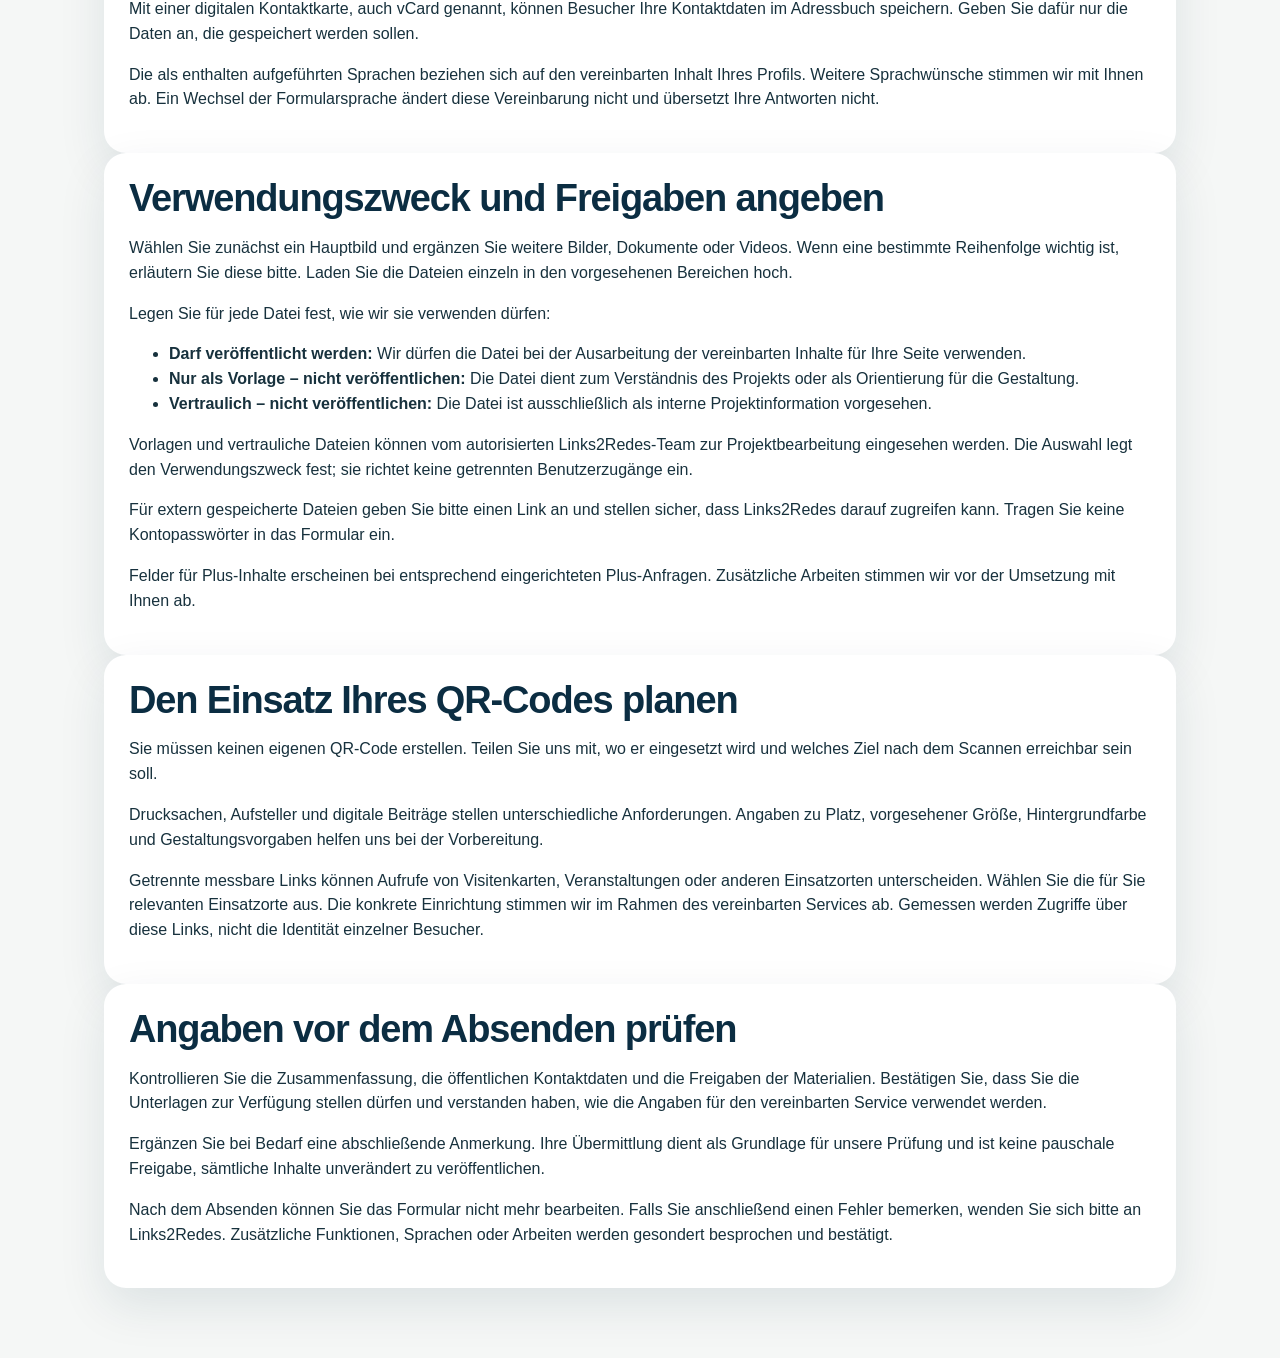
<file: demo/ayuda/de.html>
<!doctype html><html lang="de"><head><meta http-equiv="Content-Security-Policy" content="default-src 'self'; script-src 'self' 'unsafe-inline'; style-src 'self' 'unsafe-inline'; img-src 'self' data:; connect-src 'none'; form-action 'none'; object-src 'none'; base-uri 'none'"><meta charset="utf-8"><meta name="viewport" content="width=device-width,initial-scale=1"><meta name="robots" content="noindex,nofollow"><title>So funktioniert es | Links2Redes</title><link rel="stylesheet" href="../assets/styles.css"><link rel="icon" href="../assets/favicon.svg"></head><body><p class="notice">DEMO · Example interface guide. No submissions or storage.</p><header class="topbar"><img class="brand-logo brand-logo-topbar" src="../assets/logo-links2redes-light.svg" alt="Links2Redes"></header><main><h1>So funktioniert es</h1><section class="panel"><h2>So funktioniert Ihr Projektfragebogen</h2><p>Mit diesem Fragebogen stellen Sie uns die Informationen für Ihren digitalen Auftritt bei Links2Redes zur Verfügung. Die sechs Bereiche können Sie in beliebiger Reihenfolge bearbeiten. Zu früheren Abschnitten können Sie jederzeit zurückkehren.</p><p>Stichpunkte, vorhandene Texte und Unterlagen reichen aus. Wir sichten die Materialien und arbeiten die Inhalte redaktionell aus. Fertige Werbetexte sind nicht erforderlich.</p><p>Ihre Antworten werden während der Bearbeitung automatisch gespeichert. Prüfen Sie vor dem Schließen der Seite die Speicheranzeige. Über <strong>Entwurf speichern</strong> können Sie zusätzlich manuell speichern. Falls das Speichern fehlschlägt, lassen Sie die Seite geöffnet und versuchen Sie es erneut.</p><p>Über den persönlichen Link aus Ihrer Einladungs-E-Mail gelangen Sie wieder zu Ihrem Fragebogen. Wer diesen Link besitzt, kann auf die Projektinformationen zugreifen. Geben Sie ihn deshalb nur an Personen weiter, die am Projekt mitarbeiten.</p><p>Nach dem Absenden ist das Formular nicht mehr bearbeitbar. Wir prüfen Ihre Angaben und melden uns bei Rückfragen. Durch das Absenden wird Ihre Seite weder veröffentlicht noch der vereinbarte Leistungsumfang erweitert.</p></section><section class="panel"><h2>Ziele und Prioritäten festhalten</h2><p>Was bieten Sie an, wen möchten Sie erreichen und welcher nächste Schritt ist für Interessierte besonders wichtig? Konzentrieren Sie sich auf die Informationen, die beim ersten Besuch verständlich sein sollen.</p><p>Geben Sie den Namen an, der öffentlich erscheinen soll. Ordnen Sie bis zu fünf Kernaussagen nach ihrer Bedeutung. Als wichtigste Aktion wählen Sie den Kontaktweg oder das Ziel, das für Ihr Unternehmen Vorrang hat.</p><p>Liegt bereits ein erster Entwurf vor, benennen Sie bitte, was wir beibehalten, ändern oder ergänzen sollen. Hinweise auf veraltete Angaben sind ebenso hilfreich wie Gestaltungswünsche.</p></section><section class="panel"><h2>Profil und Gestaltung einordnen</h2><p>Beschreiben Sie, wie Ihr Unternehmen wahrgenommen werden soll, etwa persönlich, präzise, praxisnah oder innovativ. Konkrete Beispiele helfen uns mehr als eine möglichst ausgefeilte Beschreibung.</p><p>Laden Sie Ihr aktuelles Logo hoch und ergänzen Sie vorhandene Farbwerte, Schriftvorgaben oder Gestaltungsrichtlinien. Falls solche Vorgaben fehlen, können Sie stattdessen passende Beispiele oder Links nennen.</p><p>Kennzeichnen Sie frühere Logos, Jubiläumsmotive und Materialien, die nicht mehr verwendet werden sollen. So können wir aktuelle Vorlagen von bloßen Hintergrundinformationen unterscheiden.</p></section><section class="panel"><h2>Kontaktangaben sorgfältig prüfen</h2><p>Prüfen Sie Telefonnummern, E-Mail-Adressen und Links bitte genau. Geben Sie Telefonnummern mit internationaler Vorwahl an und verwenden Sie nach Möglichkeit vollständige Webadressen mit https://.</p><p>Der bevorzugte Kontaktweg hilft uns, die wichtigste Aktion auf Ihrer Seite festzulegen. Tragen Sie zusätzlich ein, welche früheren oder privaten Angaben nicht öffentlich erscheinen dürfen.</p><p>Mit einer digitalen Kontaktkarte, auch vCard genannt, können Besucher Ihre Kontaktdaten im Adressbuch speichern. Geben Sie dafür nur die Daten an, die gespeichert werden sollen.</p><p>Die als enthalten aufgeführten Sprachen beziehen sich auf den vereinbarten Inhalt Ihres Profils. Weitere Sprachwünsche stimmen wir mit Ihnen ab. Ein Wechsel der Formularsprache ändert diese Vereinbarung nicht und übersetzt Ihre Antworten nicht.</p></section><section class="panel"><h2>Verwendungszweck und Freigaben angeben</h2><p>Wählen Sie zunächst ein Hauptbild und ergänzen Sie weitere Bilder, Dokumente oder Videos. Wenn eine bestimmte Reihenfolge wichtig ist, erläutern Sie diese bitte. Laden Sie die Dateien einzeln in den vorgesehenen Bereichen hoch.</p><p>Legen Sie für jede Datei fest, wie wir sie verwenden dürfen:</p><ul><li><strong>Darf veröffentlicht werden:</strong> Wir dürfen die Datei bei der Ausarbeitung der vereinbarten Inhalte für Ihre Seite verwenden.</li><li><strong>Nur als Vorlage – nicht veröffentlichen:</strong> Die Datei dient zum Verständnis des Projekts oder als Orientierung für die Gestaltung.</li><li><strong>Vertraulich – nicht veröffentlichen:</strong> Die Datei ist ausschließlich als interne Projektinformation vorgesehen.</li></ul><p>Vorlagen und vertrauliche Dateien können vom autorisierten Links2Redes-Team zur Projektbearbeitung eingesehen werden. Die Auswahl legt den Verwendungszweck fest; sie richtet keine getrennten Benutzerzugänge ein.</p><p>Für extern gespeicherte Dateien geben Sie bitte einen Link an und stellen sicher, dass Links2Redes darauf zugreifen kann. Tragen Sie keine Kontopasswörter in das Formular ein.</p><p>Felder für Plus-Inhalte erscheinen bei entsprechend eingerichteten Plus-Anfragen. Zusätzliche Arbeiten stimmen wir vor der Umsetzung mit Ihnen ab.</p></section><section class="panel"><h2>Den Einsatz Ihres QR-Codes planen</h2><p>Sie müssen keinen eigenen QR-Code erstellen. Teilen Sie uns mit, wo er eingesetzt wird und welches Ziel nach dem Scannen erreichbar sein soll.</p><p>Drucksachen, Aufsteller und digitale Beiträge stellen unterschiedliche Anforderungen. Angaben zu Platz, vorgesehener Größe, Hintergrundfarbe und Gestaltungsvorgaben helfen uns bei der Vorbereitung.</p><p>Getrennte messbare Links können Aufrufe von Visitenkarten, Veranstaltungen oder anderen Einsatzorten unterscheiden. Wählen Sie die für Sie relevanten Einsatzorte aus. Die konkrete Einrichtung stimmen wir im Rahmen des vereinbarten Services ab. Gemessen werden Zugriffe über diese Links, nicht die Identität einzelner Besucher.</p></section><section class="panel"><h2>Angaben vor dem Absenden prüfen</h2><p>Kontrollieren Sie die Zusammenfassung, die öffentlichen Kontaktdaten und die Freigaben der Materialien. Bestätigen Sie, dass Sie die Unterlagen zur Verfügung stellen dürfen und verstanden haben, wie die Angaben für den vereinbarten Service verwendet werden.</p><p>Ergänzen Sie bei Bedarf eine abschließende Anmerkung. Ihre Übermittlung dient als Grundlage für unsere Prüfung und ist keine pauschale Freigabe, sämtliche Inhalte unverändert zu veröffentlichen.</p><p>Nach dem Absenden können Sie das Formular nicht mehr bearbeiten. Falls Sie anschließend einen Fehler bemerken, wenden Sie sich bitte an Links2Redes. Zusätzliche Funktionen, Sprachen oder Arbeiten werden gesondert besprochen und bestätigt.</p></section></main></body></html>
</file>
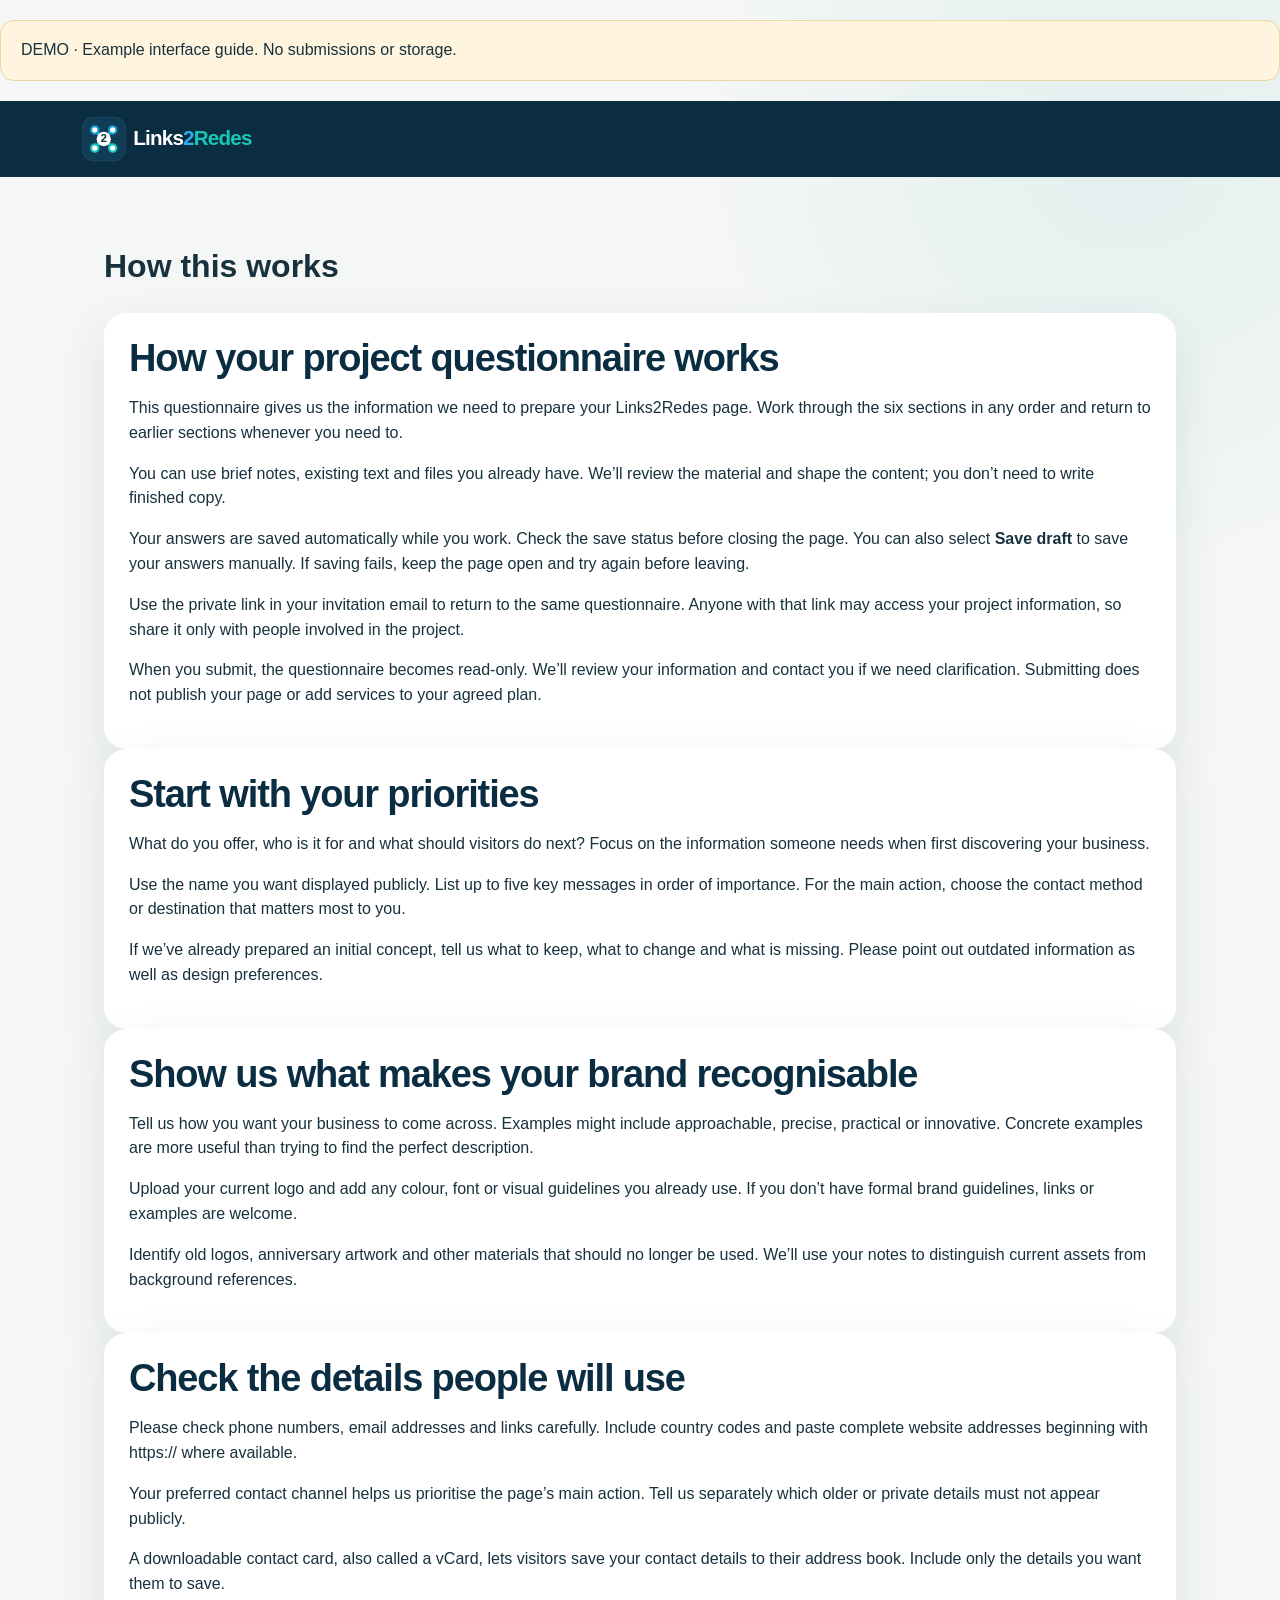
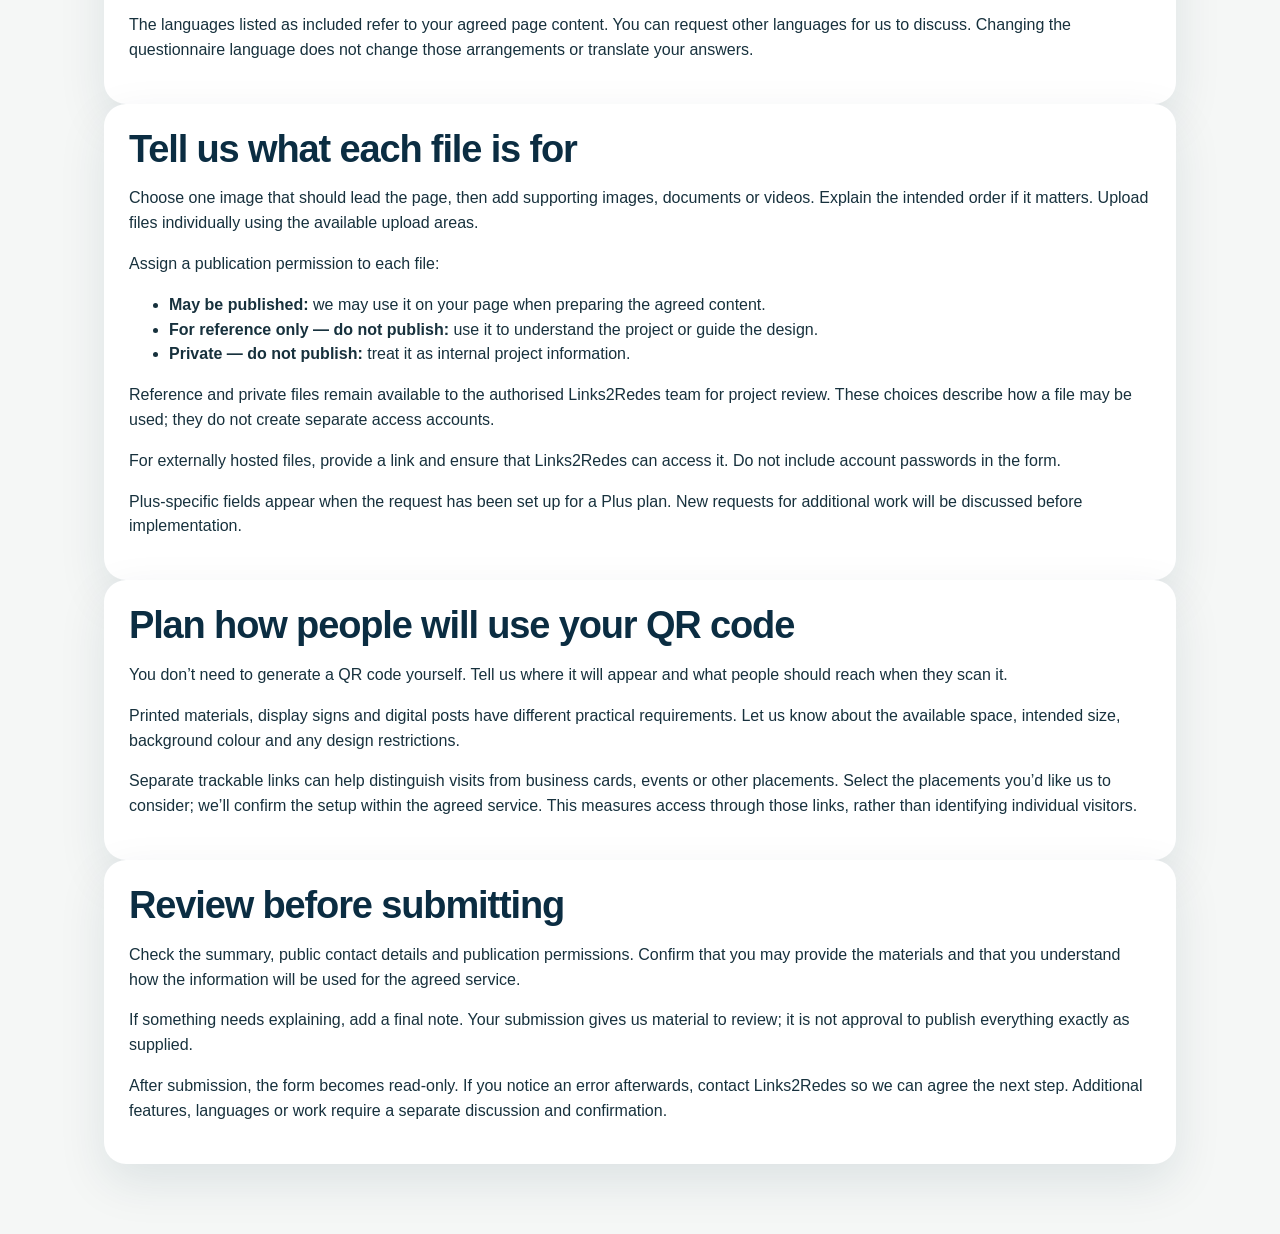
<file: demo/ayuda/en.html>
<!doctype html><html lang="en"><head><meta http-equiv="Content-Security-Policy" content="default-src 'self'; script-src 'self' 'unsafe-inline'; style-src 'self' 'unsafe-inline'; img-src 'self' data:; connect-src 'none'; form-action 'none'; object-src 'none'; base-uri 'none'"><meta charset="utf-8"><meta name="viewport" content="width=device-width,initial-scale=1"><meta name="robots" content="noindex,nofollow"><title>How this works | Links2Redes</title><link rel="stylesheet" href="../assets/styles.css"><link rel="icon" href="../assets/favicon.svg"></head><body><p class="notice">DEMO · Example interface guide. No submissions or storage.</p><header class="topbar"><img class="brand-logo brand-logo-topbar" src="../assets/logo-links2redes-light.svg" alt="Links2Redes"></header><main><h1>How this works</h1><section class="panel"><h2>How your project questionnaire works</h2><p>This questionnaire gives us the information we need to prepare your Links2Redes page. Work through the six sections in any order and return to earlier sections whenever you need to.</p><p>You can use brief notes, existing text and files you already have. We’ll review the material and shape the content; you don’t need to write finished copy.</p><p>Your answers are saved automatically while you work. Check the save status before closing the page. You can also select <strong>Save draft</strong> to save your answers manually. If saving fails, keep the page open and try again before leaving.</p><p>Use the private link in your invitation email to return to the same questionnaire. Anyone with that link may access your project information, so share it only with people involved in the project.</p><p>When you submit, the questionnaire becomes read-only. We’ll review your information and contact you if we need clarification. Submitting does not publish your page or add services to your agreed plan.</p></section><section class="panel"><h2>Start with your priorities</h2><p>What do you offer, who is it for and what should visitors do next? Focus on the information someone needs when first discovering your business.</p><p>Use the name you want displayed publicly. List up to five key messages in order of importance. For the main action, choose the contact method or destination that matters most to you.</p><p>If we’ve already prepared an initial concept, tell us what to keep, what to change and what is missing. Please point out outdated information as well as design preferences.</p></section><section class="panel"><h2>Show us what makes your brand recognisable</h2><p>Tell us how you want your business to come across. Examples might include approachable, precise, practical or innovative. Concrete examples are more useful than trying to find the perfect description.</p><p>Upload your current logo and add any colour, font or visual guidelines you already use. If you don’t have formal brand guidelines, links or examples are welcome.</p><p>Identify old logos, anniversary artwork and other materials that should no longer be used. We’ll use your notes to distinguish current assets from background references.</p></section><section class="panel"><h2>Check the details people will use</h2><p>Please check phone numbers, email addresses and links carefully. Include country codes and paste complete website addresses beginning with https:// where available.</p><p>Your preferred contact channel helps us prioritise the page’s main action. Tell us separately which older or private details must not appear publicly.</p><p>A downloadable contact card, also called a vCard, lets visitors save your contact details to their address book. Include only the details you want them to save.</p><p>The languages listed as included refer to your agreed page content. You can request other languages for us to discuss. Changing the questionnaire language does not change those arrangements or translate your answers.</p></section><section class="panel"><h2>Tell us what each file is for</h2><p>Choose one image that should lead the page, then add supporting images, documents or videos. Explain the intended order if it matters. Upload files individually using the available upload areas.</p><p>Assign a publication permission to each file:</p><ul><li><strong>May be published:</strong> we may use it on your page when preparing the agreed content.</li><li><strong>For reference only — do not publish:</strong> use it to understand the project or guide the design.</li><li><strong>Private — do not publish:</strong> treat it as internal project information.</li></ul><p>Reference and private files remain available to the authorised Links2Redes team for project review. These choices describe how a file may be used; they do not create separate access accounts.</p><p>For externally hosted files, provide a link and ensure that Links2Redes can access it. Do not include account passwords in the form.</p><p>Plus-specific fields appear when the request has been set up for a Plus plan. New requests for additional work will be discussed before implementation.</p></section><section class="panel"><h2>Plan how people will use your QR code</h2><p>You don’t need to generate a QR code yourself. Tell us where it will appear and what people should reach when they scan it.</p><p>Printed materials, display signs and digital posts have different practical requirements. Let us know about the available space, intended size, background colour and any design restrictions.</p><p>Separate trackable links can help distinguish visits from business cards, events or other placements. Select the placements you’d like us to consider; we’ll confirm the setup within the agreed service. This measures access through those links, rather than identifying individual visitors.</p></section><section class="panel"><h2>Review before submitting</h2><p>Check the summary, public contact details and publication permissions. Confirm that you may provide the materials and that you understand how the information will be used for the agreed service.</p><p>If something needs explaining, add a final note. Your submission gives us material to review; it is not approval to publish everything exactly as supplied.</p><p>After submission, the form becomes read-only. If you notice an error afterwards, contact Links2Redes so we can agree the next step. Additional features, languages or work require a separate discussion and confirmation.</p></section></main></body></html>
</file>
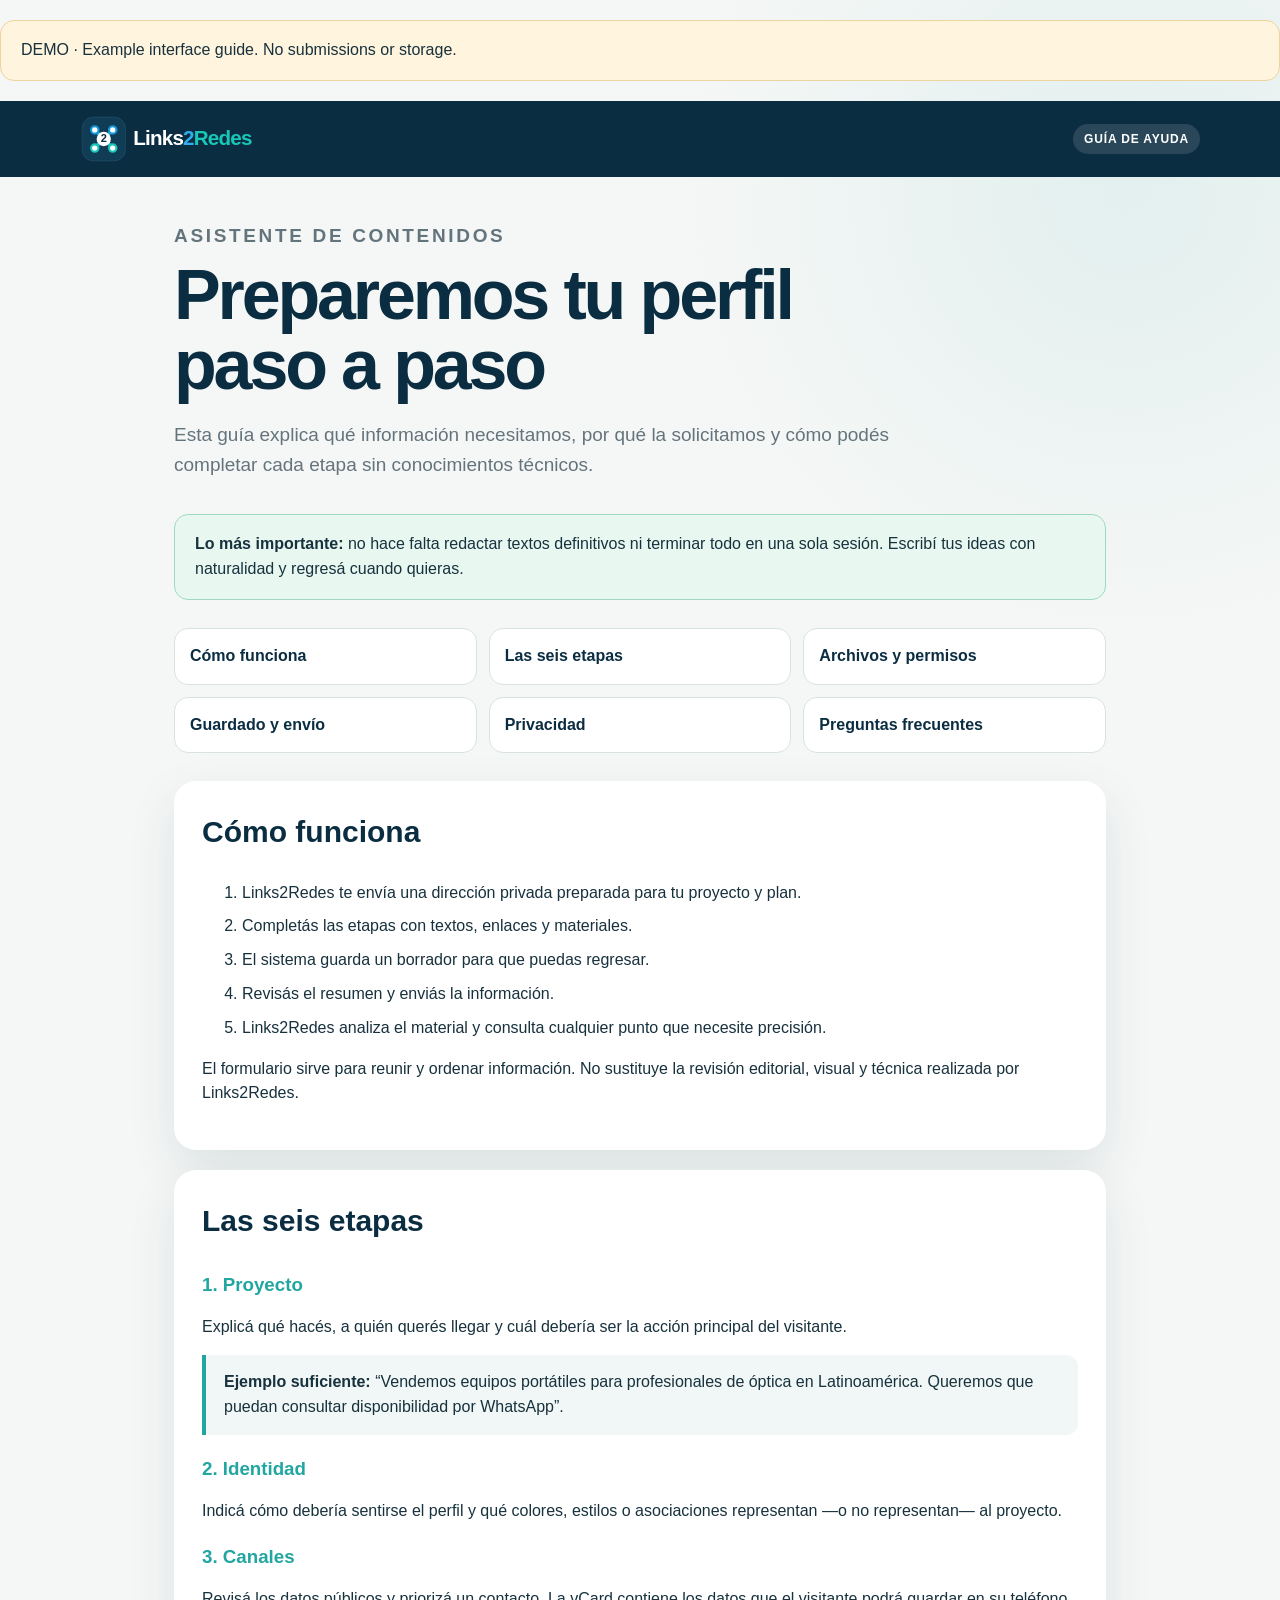
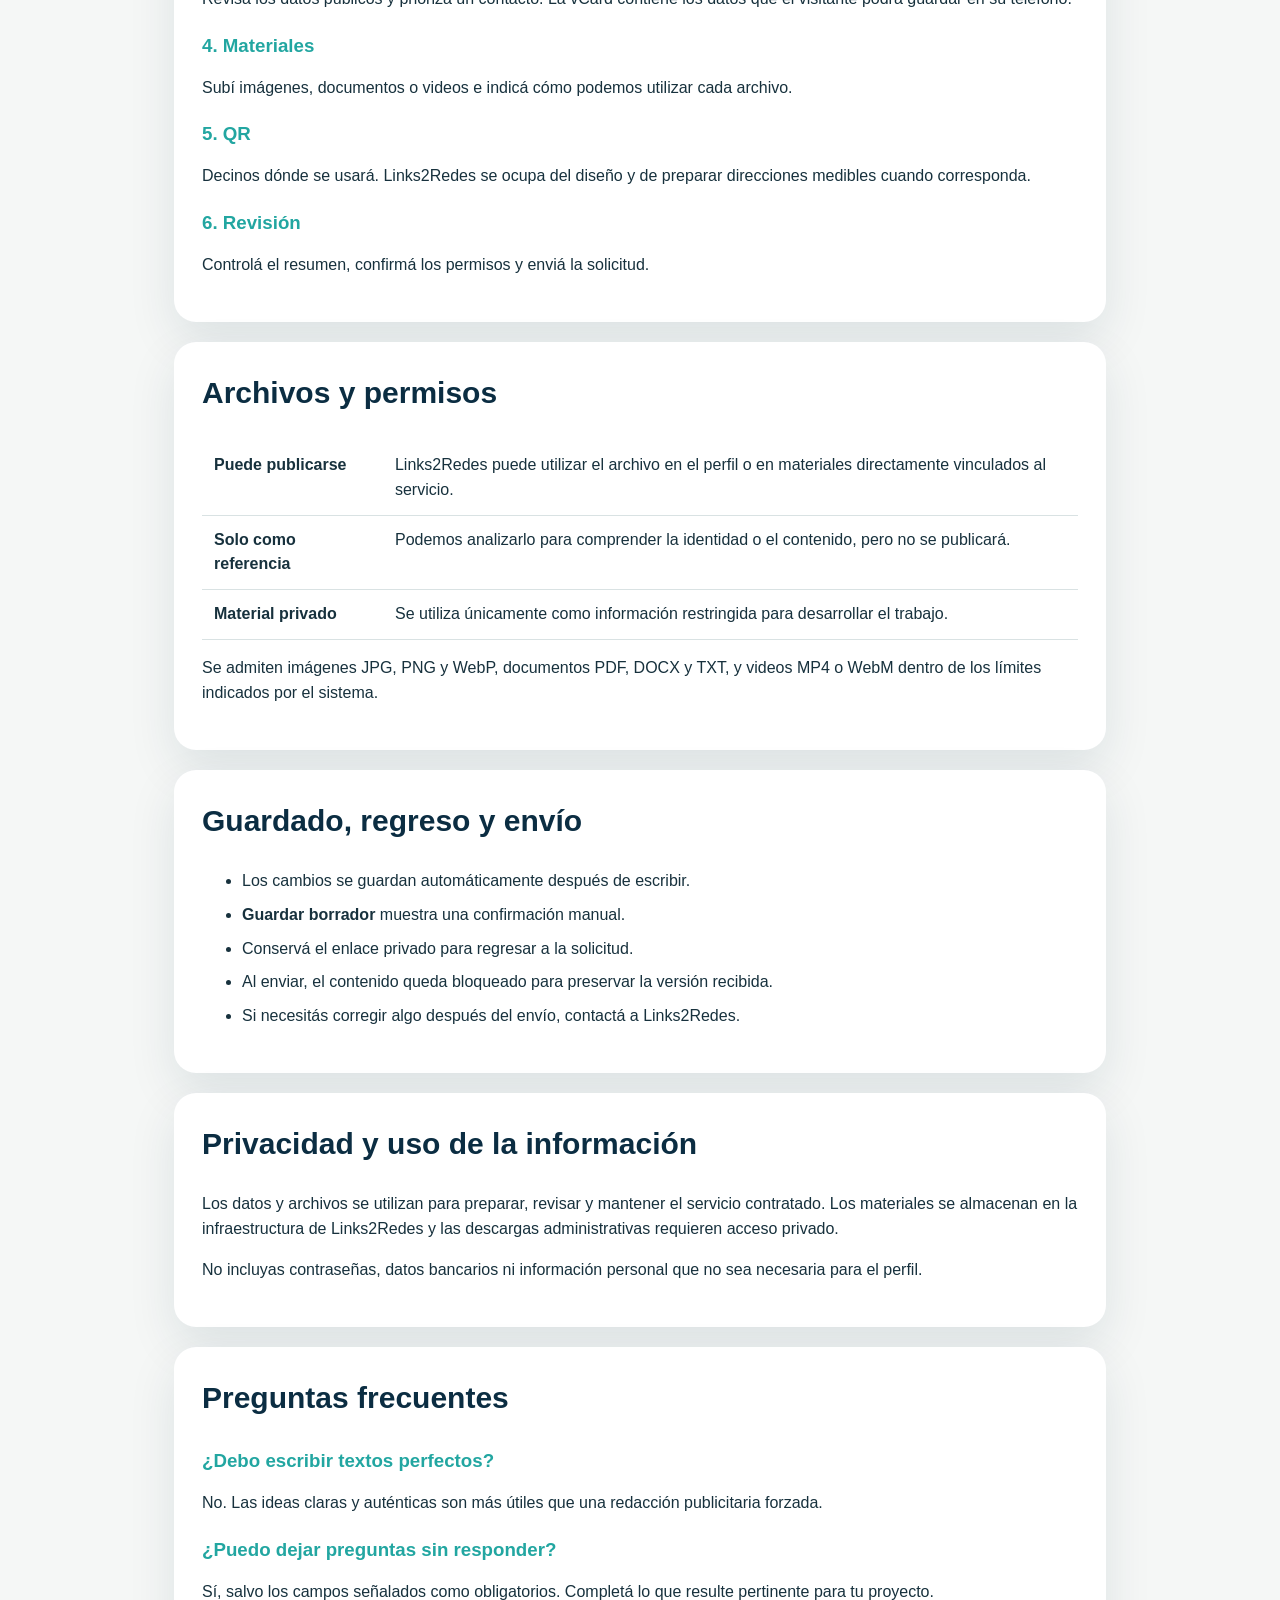
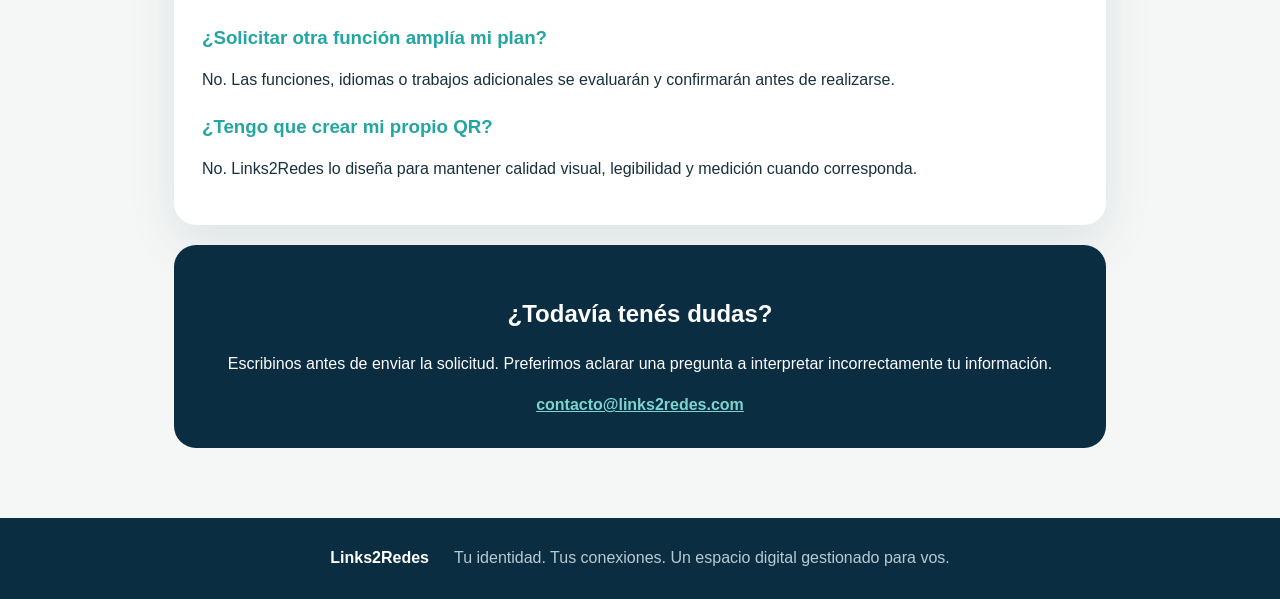
<file: demo/ayuda/es.html>
<!doctype html>

<html lang="es">

<head><meta http-equiv="Content-Security-Policy" content="default-src 'self'; script-src 'self' 'unsafe-inline'; style-src 'self' 'unsafe-inline'; img-src 'self' data:; connect-src 'none'; form-action 'none'; object-src 'none'; base-uri 'none'">

  <meta charset="utf-8">

  <meta name="viewport" content="width=device-width,initial-scale=1">

  <meta name="robots" content="noindex,nofollow,noarchive">

  <meta name="theme-color" content="#0b2d42">

  <title>Guía del Asistente de contenidos | Links2Redes</title>

  <link rel="icon" href="../assets/favicon.svg" type="image/svg+xml">

  <link rel="stylesheet" href="../assets/styles.css?v=20261020-4">

  <style>

    .help-page{max-width:980px}.help-hero{max-width:780px;margin-bottom:35px}.help-hero h1{font-size:clamp(40px,7vw,70px);line-height:1;letter-spacing:-.045em;color:var(--navy);margin:10px 0 20px}.help-hero p{font-size:19px;color:var(--muted)}

    .guide-index{display:grid;grid-template-columns:repeat(3,1fr);gap:12px;margin:28px 0}.guide-index a{background:#fff;border:1px solid var(--line);border-radius:14px;padding:15px;color:var(--navy);font-weight:800;text-decoration:none}

    .guide-section{background:#fff;border-radius:22px;padding:28px;margin:20px 0;box-shadow:var(--shadow)}.guide-section h2{color:var(--navy);font-size:30px;margin-top:0}.guide-section h3{color:var(--aqua);margin-bottom:5px}.guide-section li{margin:9px 0}.example{background:#f0f7f6;border-left:4px solid var(--aqua);padding:15px 18px;border-radius:0 12px 12px 0}.permission-table{width:100%;border-collapse:collapse}.permission-table th,.permission-table td{text-align:left;padding:12px;border-bottom:1px solid var(--line);vertical-align:top}.contact-help{text-align:center;background:var(--navy);color:#fff;border-radius:22px;padding:30px}.contact-help a{color:#7ad5cf;font-weight:800}@media(max-width:700px){.guide-index{grid-template-columns:1fr}.guide-section{padding:21px 17px}.permission-table,.permission-table tbody,.permission-table tr,.permission-table th,.permission-table td{display:block}.permission-table th{padding-bottom:2px}.permission-table td{padding-top:2px}}

  </style>

</head>

<body><p class="notice">DEMO · Example interface guide. No submissions or storage.</p>

<header class="topbar"><a href="https://links2redes.com/" aria-label="Links2Redes"><img class="brand-logo brand-logo-topbar" src="../assets/logo-links2redes-light.svg" alt="Links2Redes"></a><span class="status-pill">Guía de ayuda</span></header>

<main class="help-page">

  <section class="help-hero"><p class="eyebrow">ASISTENTE DE CONTENIDOS</p><h1>Preparemos tu perfil paso a paso</h1><p>Esta guía explica qué información necesitamos, por qué la solicitamos y cómo podés completar cada etapa sin conocimientos técnicos.</p></section>

  <div class="notice success"><strong>Lo más importante:</strong> no hace falta redactar textos definitivos ni terminar todo en una sola sesión. Escribí tus ideas con naturalidad y regresá cuando quieras.</div>

  <nav class="guide-index" aria-label="Contenido de la guía"><a href="#funcionamiento">Cómo funciona</a><a href="#etapas">Las seis etapas</a><a href="#archivos">Archivos y permisos</a><a href="#guardado">Guardado y envío</a><a href="#privacidad">Privacidad</a><a href="#preguntas">Preguntas frecuentes</a></nav>



  <section id="funcionamiento" class="guide-section"><h2>Cómo funciona</h2><ol><li>Links2Redes te envía una dirección privada preparada para tu proyecto y plan.</li><li>Completás las etapas con textos, enlaces y materiales.</li><li>El sistema guarda un borrador para que puedas regresar.</li><li>Revisás el resumen y enviás la información.</li><li>Links2Redes analiza el material y consulta cualquier punto que necesite precisión.</li></ol><p>El formulario sirve para reunir y ordenar información. No sustituye la revisión editorial, visual y técnica realizada por Links2Redes.</p></section>



  <section id="etapas" class="guide-section"><h2>Las seis etapas</h2><h3>1. Proyecto</h3><p>Explicá qué hacés, a quién querés llegar y cuál debería ser la acción principal del visitante.</p><div class="example"><strong>Ejemplo suficiente:</strong> “Vendemos equipos portátiles para profesionales de óptica en Latinoamérica. Queremos que puedan consultar disponibilidad por WhatsApp”.</div><h3>2. Identidad</h3><p>Indicá cómo debería sentirse el perfil y qué colores, estilos o asociaciones representan —o no representan— al proyecto.</p><h3>3. Canales</h3><p>Revisá los datos públicos y priorizá un contacto. La vCard contiene los datos que el visitante podrá guardar en su teléfono.</p><h3>4. Materiales</h3><p>Subí imágenes, documentos o videos e indicá cómo podemos utilizar cada archivo.</p><h3>5. QR</h3><p>Decinos dónde se usará. Links2Redes se ocupa del diseño y de preparar direcciones medibles cuando corresponda.</p><h3>6. Revisión</h3><p>Controlá el resumen, confirmá los permisos y enviá la solicitud.</p></section>



  <section id="archivos" class="guide-section"><h2>Archivos y permisos</h2><table class="permission-table"><tr><th>Puede publicarse</th><td>Links2Redes puede utilizar el archivo en el perfil o en materiales directamente vinculados al servicio.</td></tr><tr><th>Solo como referencia</th><td>Podemos analizarlo para comprender la identidad o el contenido, pero no se publicará.</td></tr><tr><th>Material privado</th><td>Se utiliza únicamente como información restringida para desarrollar el trabajo.</td></tr></table><p>Se admiten imágenes JPG, PNG y WebP, documentos PDF, DOCX y TXT, y videos MP4 o WebM dentro de los límites indicados por el sistema.</p></section>



  <section id="guardado" class="guide-section"><h2>Guardado, regreso y envío</h2><ul><li>Los cambios se guardan automáticamente después de escribir.</li><li><strong>Guardar borrador</strong> muestra una confirmación manual.</li><li>Conservá el enlace privado para regresar a la solicitud.</li><li>Al enviar, el contenido queda bloqueado para preservar la versión recibida.</li><li>Si necesitás corregir algo después del envío, contactá a Links2Redes.</li></ul></section>



  <section id="privacidad" class="guide-section"><h2>Privacidad y uso de la información</h2><p>Los datos y archivos se utilizan para preparar, revisar y mantener el servicio contratado. Los materiales se almacenan en la infraestructura de Links2Redes y las descargas administrativas requieren acceso privado.</p><p>No incluyas contraseñas, datos bancarios ni información personal que no sea necesaria para el perfil.</p></section>



  <section id="preguntas" class="guide-section"><h2>Preguntas frecuentes</h2><h3>¿Debo escribir textos perfectos?</h3><p>No. Las ideas claras y auténticas son más útiles que una redacción publicitaria forzada.</p><h3>¿Puedo dejar preguntas sin responder?</h3><p>Sí, salvo los campos señalados como obligatorios. Completá lo que resulte pertinente para tu proyecto.</p><h3>¿Solicitar otra función amplía mi plan?</h3><p>No. Las funciones, idiomas o trabajos adicionales se evaluarán y confirmarán antes de realizarse.</p><h3>¿Tengo que crear mi propio QR?</h3><p>No. Links2Redes lo diseña para mantener calidad visual, legibilidad y medición cuando corresponda.</p></section>



  <section class="contact-help"><h2>¿Todavía tenés dudas?</h2><p>Escribinos antes de enviar la solicitud. Preferimos aclarar una pregunta a interpretar incorrectamente tu información.</p><a href="mailto:contacto@links2redes.com">contacto@links2redes.com</a></section>

</main>

<footer class="page-footer"><strong>Links2Redes</strong><span>Tu identidad. Tus conexiones. Un espacio digital gestionado para vos.</span></footer>

</body></html>
</file>
<file: demo/assets/styles.css>
:root{--navy:#0b2d42;--navy2:#123f58;--aqua:#22a6a1;--aqua2:#dff5f2;--coral:#f26b5e;--paper:#f5f7f6;--white:#fff;--ink:#17313d;--muted:#64747c;--line:#d9e2e3;--shadow:0 18px 48px rgba(11,45,66,.1)}
*{box-sizing:border-box}
html{scroll-behavior:smooth}
body{margin:0;background:var(--paper);color:var(--ink);font-family:Inter,Segoe UI,Arial,sans-serif;line-height:1.55}
.topbar{min-height:72px;background:var(--navy);display:flex;align-items:center;justify-content:space-between;padding:14px max(22px,calc((100vw - 1120px)/2));color:#fff}
.brand-word{font-size:25px;font-weight:800;letter-spacing:-1px;color:inherit;text-decoration:none}
.brand-word span{color:var(--coral)}
.status-pill{display:inline-flex;padding:6px 11px;border-radius:99px;background:rgba(255,255,255,.12);font-size:12px;font-weight:800;letter-spacing:.07em;text-transform:uppercase}
.panel .status-pill{background:var(--navy);color:#fff}
main{max-width:1120px;margin:auto;padding:44px 24px 70px}
.hero{display:grid;grid-template-columns:minmax(0,1.5fr) minmax(260px,.7fr);gap:50px;align-items:center;margin-bottom:38px}
.eyebrow,.form-step header p{font-size:12px;font-weight:850;letter-spacing:.14em;color:var(--aqua);margin:0 0 10px}
.hero h1,.admin-main h1{font-size:clamp(38px,6vw,68px);line-height:1.03;letter-spacing:-.045em;margin:0 0 20px;color:var(--navy)}
.hero h1 em{color:var(--aqua);font-style:normal}
.hero>div>p:last-child{font-size:18px;color:var(--muted);max-width:720px}
.project-card{background:var(--navy);color:#fff;padding:28px;border-radius:24px;box-shadow:var(--shadow);display:flex;flex-direction:column;gap:10px}
.project-card small{color:#7ad5cf;font-weight:800;letter-spacing:.1em}
.project-card strong{font-size:25px}
.project-card span{color:#c8d8df;font-size:14px}
.start-guide{display:flex;align-items:center;justify-content:space-between;gap:24px;background:#e8f8f5;border:1px solid #a9ded8;border-radius:18px;padding:19px 22px;margin:-12px 0 24px}
.start-guide p{margin:4px 0 0;color:var(--muted)}
.progress-wrap{background:#fff;padding:18px 22px;border-radius:18px;box-shadow:var(--shadow);margin-bottom:18px}
.progress-wrap>div:first-child{display:flex;justify-content:space-between;gap:20px;font-size:14px}
.progress-wrap span{color:var(--muted)}
.progress{height:7px;background:#e4ecec;border-radius:99px;margin-top:12px;overflow:hidden}
.progress i{display:block;height:100%;width:0;background:linear-gradient(90deg,var(--aqua),var(--coral));transition:.3s}
.steps-nav{display:flex;gap:7px;overflow:auto;padding:4px 0 18px}
.steps-nav button{border:0;background:#e6ecec;color:var(--muted);padding:10px 15px;border-radius:99px;white-space:nowrap;font-weight:750;cursor:pointer}
.steps-nav button.active{background:var(--navy);color:#fff}
.form-step{display:none;background:#fff;border-radius:26px;padding:34px;box-shadow:var(--shadow)}
.form-step.active{display:block}
.form-step>header{display:flex;gap:18px;align-items:flex-start;border-bottom:1px solid var(--line);margin-bottom:28px;padding-bottom:22px}
.form-step>header>span{width:48px;height:48px;display:grid;place-items:center;border-radius:15px;background:var(--aqua2);color:#087f7a;font-weight:900}
.form-step h2,.panel h2{font-size:clamp(25px,4vw,38px);line-height:1.1;letter-spacing:-.03em;color:var(--navy);margin:0}
.form-step h3{color:var(--navy)}
label,fieldset{display:block;margin:19px 0;font-weight:750}
label b{color:var(--coral)}
input,textarea,select{width:100%;margin-top:7px;border:1px solid #bdcbce;border-radius:12px;padding:13px 14px;background:#fbfcfc;color:var(--ink);font:inherit}
textarea{min-height:115px;resize:vertical}
input:focus,textarea:focus,select:focus{outline:3px solid rgba(34,166,161,.18);border-color:var(--aqua)}
label small,.field-help{display:block;color:var(--muted);font-size:13px;font-weight:500;margin-top:5px}
.grid{display:grid;gap:18px}
.grid.two{grid-template-columns:repeat(2,minmax(0,1fr))}
fieldset{border:1px solid var(--line);border-radius:16px;padding:15px 18px}
legend{color:var(--navy);padding:0 8px}
.inline-help{display:inline-grid;place-items:center;width:25px;height:25px;margin-left:5px;border:0;border-radius:50%;background:var(--aqua2);color:#087f7a;font-weight:900;cursor:pointer;vertical-align:middle}
.choice-grid{display:grid;grid-template-columns:repeat(3,minmax(0,1fr));gap:9px}
.choice-grid label,.consent{margin:0;border:1px solid var(--line);border-radius:11px;padding:11px;background:#fbfcfc;font-size:14px}
.choice-grid input,.consent input{width:auto;margin:0 7px 0 0}
.conditional-card,.upload-box,.qr-intro{margin:24px 0;padding:22px;border-radius:18px;background:#f0f7f6;border:1px solid #cce5e2}
.conditional-card.plus{background:#fff7f4;border-color:#f6d4cd}
.upload-box{background:#f9fbfb}
.upload-box h3{margin:0 0 4px}
.upload-box p{color:var(--muted);margin-top:0}
.upload-box input[type=file]{background:#fff}
.upload-box .permission{max-width:240px;display:inline-block}
.upload-btn{border:0;background:var(--navy);color:#fff;padding:12px 16px;border-radius:11px;font-weight:800;cursor:pointer}
.file-list{display:flex;flex-direction:column;gap:5px;margin-top:10px;color:#087f7a}
.qr-intro{display:grid;grid-template-columns:100px 1fr;gap:22px;align-items:center}
.qr-motif{width:92px;height:92px;border:12px solid var(--navy);border-radius:9px;background:repeating-conic-gradient(var(--aqua) 0 25%,#fff 0 50%) 50%/28px 28px}
.summary{display:grid;grid-template-columns:repeat(2,minmax(0,1fr));gap:10px;margin-bottom:24px}
.summary div{background:#f6f9f9;border-radius:13px;padding:14px}
.summary small{font-weight:800;color:var(--aqua)}
.summary p{margin:5px 0}
.notice{padding:17px 20px;border-radius:14px;background:#fff4de;border:1px solid #edd39d;margin:20px 0}
.notice.success{background:#e8f8f1;border-color:#9ed9bf}
.form-actions{display:flex;justify-content:flex-end;gap:10px;margin-top:20px}
.button{border:0;border-radius:12px;padding:13px 19px;font-weight:850;cursor:pointer;text-decoration:none}
.button.primary{background:var(--navy);color:#fff}
.button.secondary{background:#dce6e7;color:var(--navy)}
.button.ghost{background:#fff;border:1px solid var(--line);color:var(--navy)}
.hidden{display:none!important}
.page-footer{background:var(--navy);color:#fff;display:flex;justify-content:center;gap:25px;flex-wrap:wrap;padding:28px}
.page-footer span{color:#b8cbd3}
.page-footer a{color:#7ad5cf}
.empty-state,.login-card{max-width:540px;margin:10vh auto;background:#fff;padding:38px;border-radius:24px;box-shadow:var(--shadow)}
.login-card .brand-word{color:var(--navy)}
.brand-logo{display:block;width:auto;object-fit:contain}
.brand-logo-login{width:min(100%,270px);height:auto;margin:0 0 30px}
.brand-logo-topbar{width:190px;height:48px}
.error{color:#a22}
.save-toast{position:fixed;right:22px;bottom:82px;z-index:1000;max-width:min(420px,calc(100vw - 30px));padding:14px 18px;border-radius:14px;background:#087845;color:#fff;font-weight:800;box-shadow:0 16px 42px rgba(11,45,66,.24);opacity:0;transform:translateY(18px);pointer-events:none;transition:.22s ease}
.save-toast.visible{opacity:1;transform:none}
.save-toast.error{background:#a72c20;color:#fff}
.help-fab{position:fixed;right:22px;bottom:22px;z-index:800;border:0;border-radius:99px;background:var(--navy);color:#fff;padding:14px 19px;font-weight:850;box-shadow:0 12px 34px rgba(11,45,66,.25);cursor:pointer}
.help-overlay{position:fixed;inset:0;z-index:900;background:rgba(7,27,40,.5);backdrop-filter:blur(2px)}
.help-drawer{position:fixed;z-index:901;right:0;top:0;width:min(470px,100%);height:100dvh;background:#fff;box-shadow:-18px 0 60px rgba(11,45,66,.22);display:flex;flex-direction:column}
.help-drawer[hidden],.help-overlay[hidden]{display:none}
.help-drawer>header{display:flex;align-items:flex-start;justify-content:space-between;gap:18px;padding:26px;background:var(--navy);color:#fff}
.help-drawer>header small{color:#7ad5cf;font-weight:850;letter-spacing:.12em}
.help-drawer h2{margin:7px 0 0;line-height:1.15;font-size:28px}
.help-drawer>header button{border:0;background:rgba(255,255,255,.14);color:#fff;border-radius:50%;width:40px;height:40px;font-size:28px;cursor:pointer}
.help-body{padding:26px;overflow:auto;font-size:17px}
.help-body li{margin:10px 0}
.help-drawer>footer{margin-top:auto;padding:20px 26px;border-top:1px solid var(--line)}
.help-drawer>footer a{color:var(--navy);font-weight:850}
.help-open{overflow:hidden}
.admin-main{max-width:1250px}
.admin-grid{display:grid;grid-template-columns:420px 1fr;gap:24px}
.panel{background:#fff;border-radius:22px;padding:25px;box-shadow:var(--shadow)}
.requests article{display:flex;align-items:center;justify-content:space-between;border-bottom:1px solid var(--line);padding:14px 0}
.requests article>div{display:flex;flex-direction:column}
.requests article>div:last-child{align-items:flex-end}
.requests span{color:var(--muted);font-size:13px}
.request-actions{display:flex!important;flex-direction:row!important;align-items:center!important;gap:12px}
.request-detail{display:grid;gap:22px}
.detail-head{display:flex;align-items:flex-start;justify-content:space-between;gap:20px}
.detail-meta,.answer-grid,.files-grid{display:grid;grid-template-columns:repeat(2,minmax(0,1fr));gap:12px}
.detail-card{background:#f6f9f9;border:1px solid var(--line);border-radius:14px;padding:15px;overflow-wrap:anywhere}
.detail-card small{display:block;color:var(--aqua);font-weight:850;margin-bottom:5px}
.detail-card p{white-space:pre-wrap;margin:0}
.file-card{display:flex;align-items:center;justify-content:space-between;gap:15px;background:#f6f9f9;border:1px solid var(--line);border-radius:14px;padding:15px}
.file-card span{display:block;color:var(--muted);font-size:13px}
.back-link{display:inline-flex;margin-bottom:18px;color:var(--navy);font-weight:800;text-decoration:none}
.mail-action{display:flex;align-items:center;gap:13px;flex-wrap:wrap;margin:18px 0}
.mail-action small{color:var(--muted)}
.notice.error{background:#ffe9e5;border-color:#e7aaa1;color:#84261c}
@media(max-width:760px){main{padding:28px 15px 55px}
.hero{grid-template-columns:1fr;gap:20px}
.hero h1{font-size:42px}
.project-card{padding:22px}
.progress-wrap>div:first-child{flex-direction:column;gap:2px}
.form-step{padding:22px 17px;border-radius:19px}
.form-step>header{gap:12px}
.form-step>header>span{width:40px;height:40px}
.grid.two,.choice-grid,.summary,.admin-grid,.detail-meta,.answer-grid,.files-grid{grid-template-columns:1fr}
.choice-grid{gap:6px}
.form-actions{position:sticky;bottom:0;background:rgba(245,247,246,.96);margin:20px -15px -15px;padding:12px 15px;display:grid;grid-template-columns:1fr 1fr}
.form-actions .primary{grid-column:span 2}
.qr-intro{grid-template-columns:1fr}
.upload-box .permission{max-width:none;margin-bottom:10px}
.page-footer{flex-direction:column;gap:7px;padding:25px 20px}
.requests article{align-items:flex-start;gap:12px}
.topbar{padding:14px 16px}
.save-toast{right:15px;bottom:145px}
.help-fab{right:15px;bottom:88px;padding:12px 16px}
.start-guide{align-items:flex-start;flex-direction:column}
.start-guide .button{width:100%;text-align:center}
.detail-head{flex-direction:column}
}

:root{--visual-glow:rgba(34,166,161,.09)}

body{background:radial-gradient(circle at 88% 5%,var(--visual-glow),transparent 28rem),var(--paper)}

.form-step.active{animation:stepIn .35s ease both}

@keyframes stepIn{from{opacity:0;transform:translateY(10px)}
to{opacity:1;transform:none}
}

.upload-box{position:relative;background:#f9fbfb;border-style:dashed;border-color:#9bbfc0;transition:.2s}

.upload-box.dragging{background:var(--aqua2);border-color:var(--aqua);transform:scale(1.005)}

.upload-icon{float:right;width:48px;height:48px;border-radius:14px;background:linear-gradient(145deg,var(--navy),var(--aqua));display:grid;place-items:center;color:#fff;font-size:12px;font-weight:900;letter-spacing:.05em}

.upload-box h3{margin-right:60px}

.upload-box input[type=file]{position:absolute;width:1px;height:1px;opacity:0;pointer-events:none}

.upload-box:focus{outline:3px solid rgba(34,166,161,.18);outline-offset:3px}


.locale-switch{display:flex;align-items:center;gap:.5rem;color:white;font-size:.85rem}.locale-switch select{width:auto;min-width:7rem;margin:0;padding:.5rem}.topbar{flex-wrap:wrap;gap:1rem}.steps-nav button{white-space:normal}.form-actions{flex-wrap:wrap}
</file>
